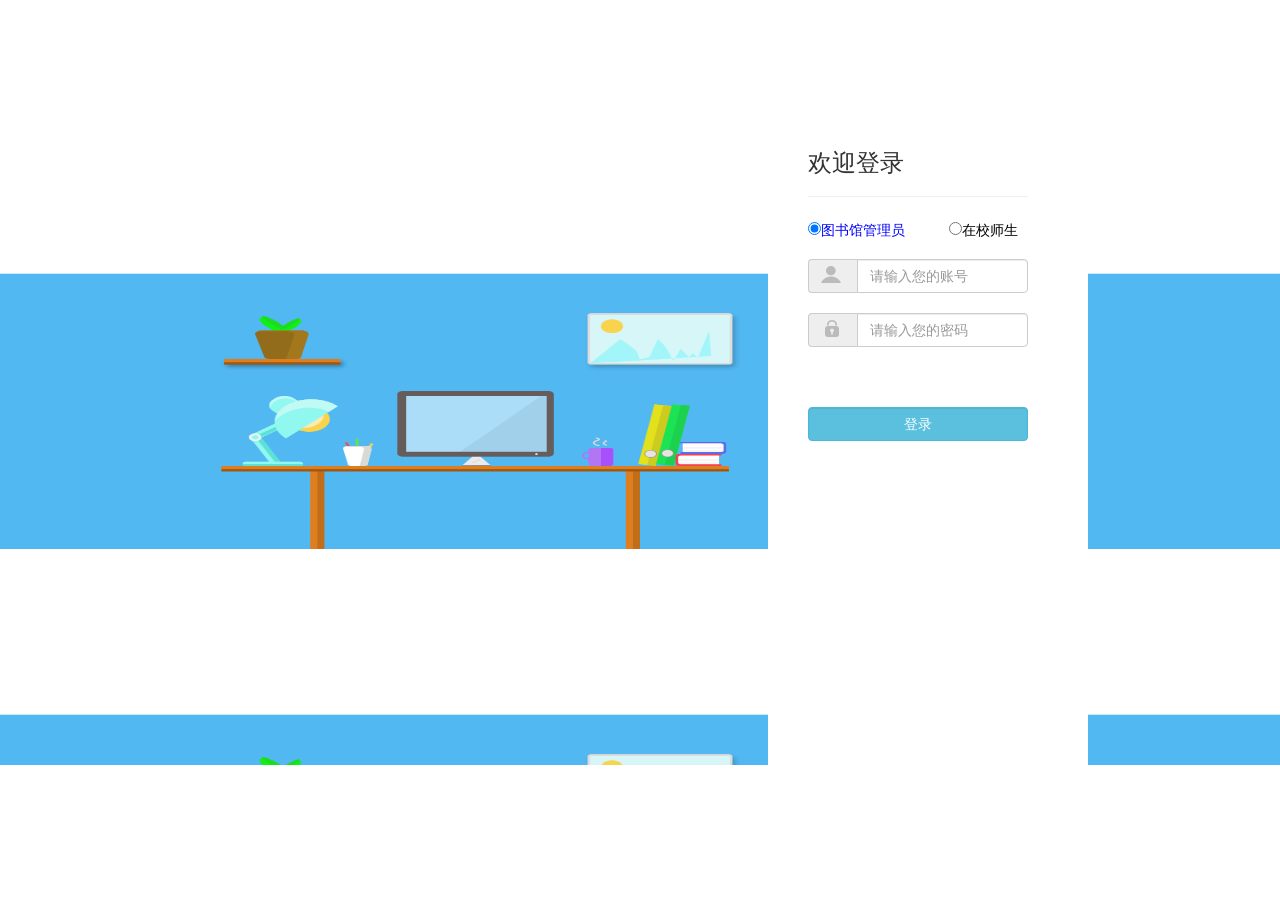
<file: login.html>
﻿<html>
<head>
	<meta charset="utf-8">
	<title>文墨图书馆登录入口</title>
	<link rel="stylesheet" href="css/login.css">
	<link rel="stylesheet" href="css/bootstrap.min.css">
	<script src="js/bootstrap.js"></script>
	<script src="js/bootstrap.min.js"></script>
	<script src="js/jquery-3.2.1.min.js"></script>
	<script src="layer/layer.js"></script>
</head>
<body>
	<div class="top">
	</div>
	<div class="content">
		<div class="login">
			<div class="login-title">
				<h3>欢迎登录</h3>
				<hr>
				<div class="options" >
					<label class="checkbox-inline first" style="padding-left:0px;padding-right:10px;">
						<input type="radio" name="optionsRadiosinline" id="optionsRadios3" value="option1" checked>图书馆管理员
					</label>
					<label class="checkbox-inline second" style="padding-right:10px;">
						<input type="radio" name="optionsRadiosinline" id="optionsRadios4"  value="option2">在校师生
					</label>
				</div>
				<div>
					<form class="bs-example bs-example-form" role="form">
						<div class="input-group">
							<span class="input-group-addon"><img src="image/未标题-1_03.png"></span>
							<input id="idName" type="text" class="form-control" placeholder="请输入您的账号">
						</div><br>
						<div class="input-group">
							<span class="input-group-addon"><img src="image/suo.png"></span>
							<input id="passWord" type="password" class="form-control" placeholder="请输入您的密码">
						</div><br>
					</form>
				</div>
				<div style="margin-top:40px;">
					<input class="form-control btn btn-info" onclick="getIndex();"type="button"  value="登录"/>
				</div>
			</div>
		</div>
	</div>
</body>
<script type="text/javascript">
	var x=document.querySelector(".content .login .login-title .options");
	x.addEventListener('click',function(e){
		var info=document.getElementsByName('optionsRadiosinline');
		for(var i=0;i<info.length;i++){
			if(info[i].checked==true){
				info[i].parentNode.className="checkbox-inline first";
			}
			else{
				info[i].parentNode.className="checkbox-inline second";
			}
		}
	});
	function getIndex(){
		var x=document.getElementById("idName");
		var y=document.getElementById("passWord");
		if(x.value=="1234"&&y.value=="1234"){
			window.location.href='index.html';
		}
		else{
			layer.alert('账号或密码错误', {
			icon: 2,
			skin: 'layer-ext-moon' //该皮肤由layer.seaning.com友情扩展。关于皮肤的扩展规则，去这里查阅
				})
	}
		
		//window.location.href='index.html';
	}
	/*
	var info=document.getElementsByName('optionsRadiosinline');
	console.log(info);
	for(var i=0;i<info.length;i++){
		console.log(info[i].checked);
		if(info[i].checked==true){
			info[i].parentNode.className="checkbox-inline first";
		}
		else{
			info[i].parentNode.className="checkbox-inline second";
			}
	}
	*/
</script>
</html>
</file>
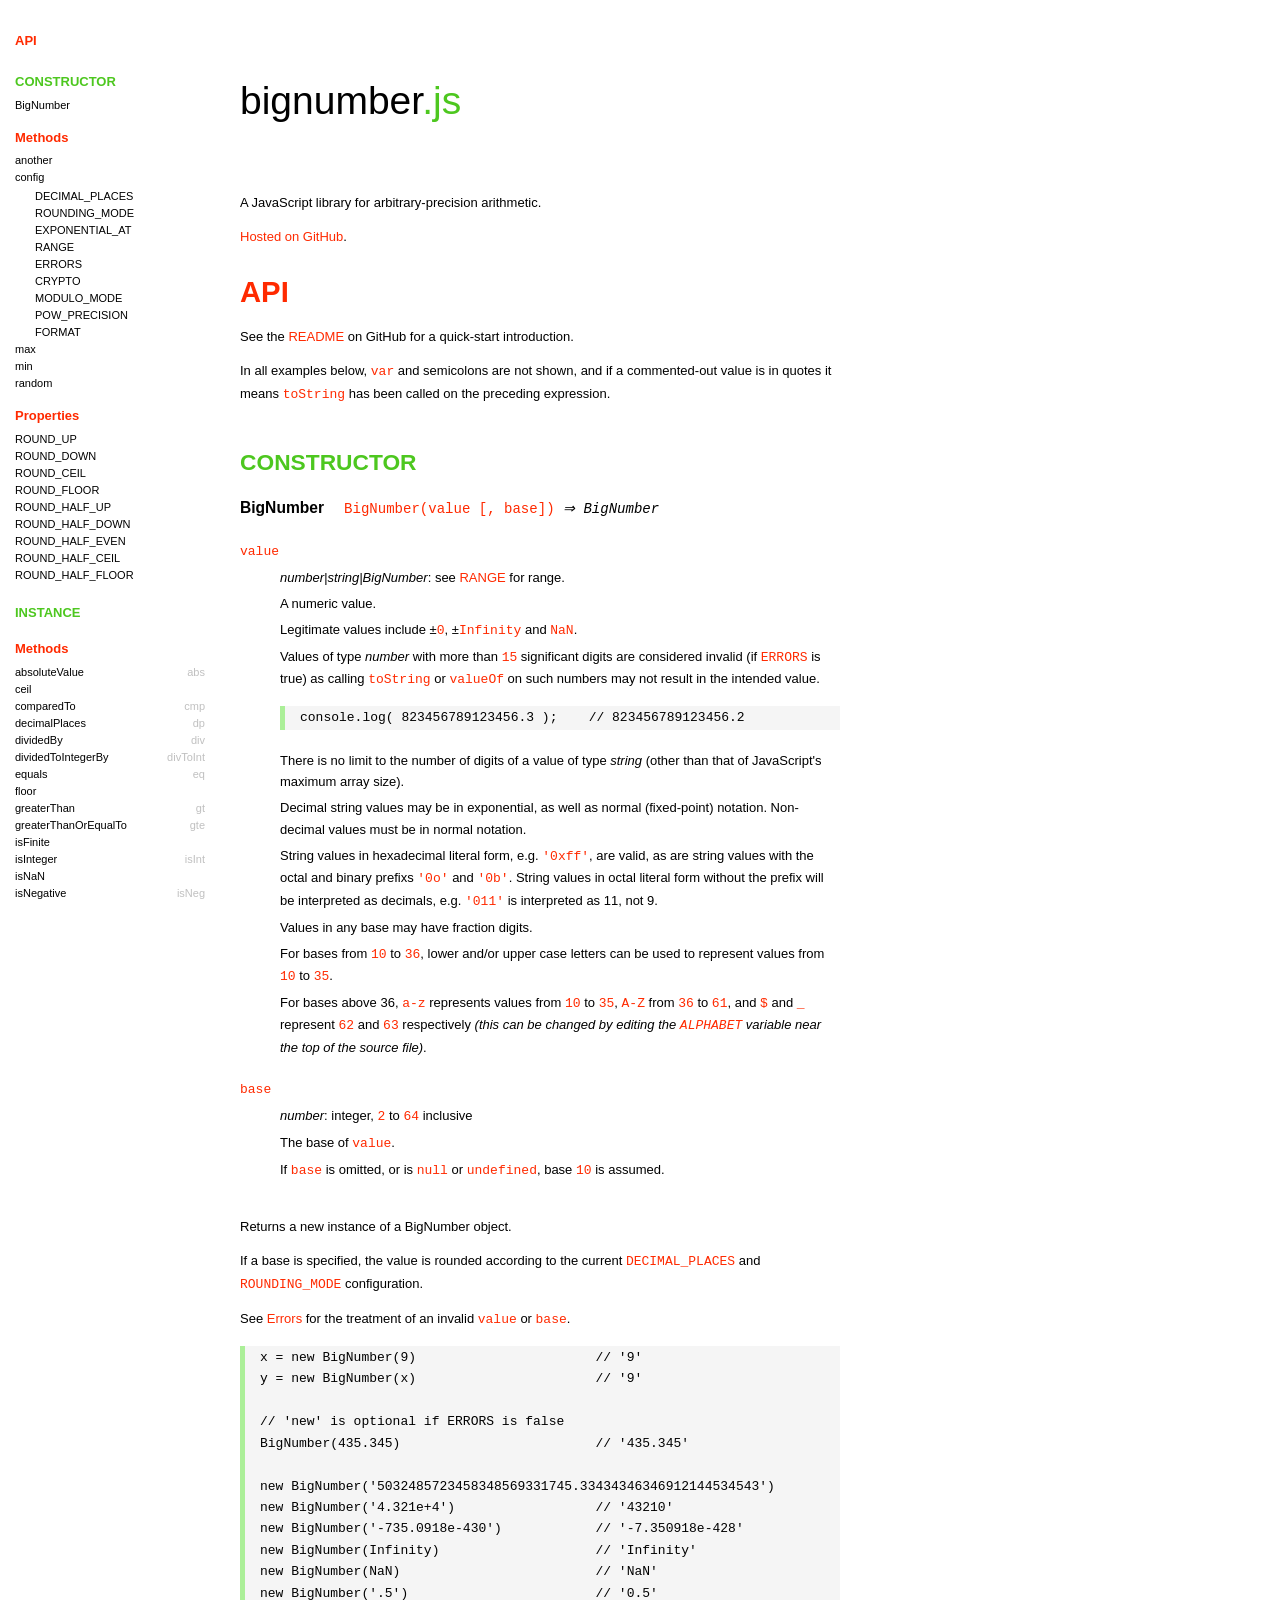
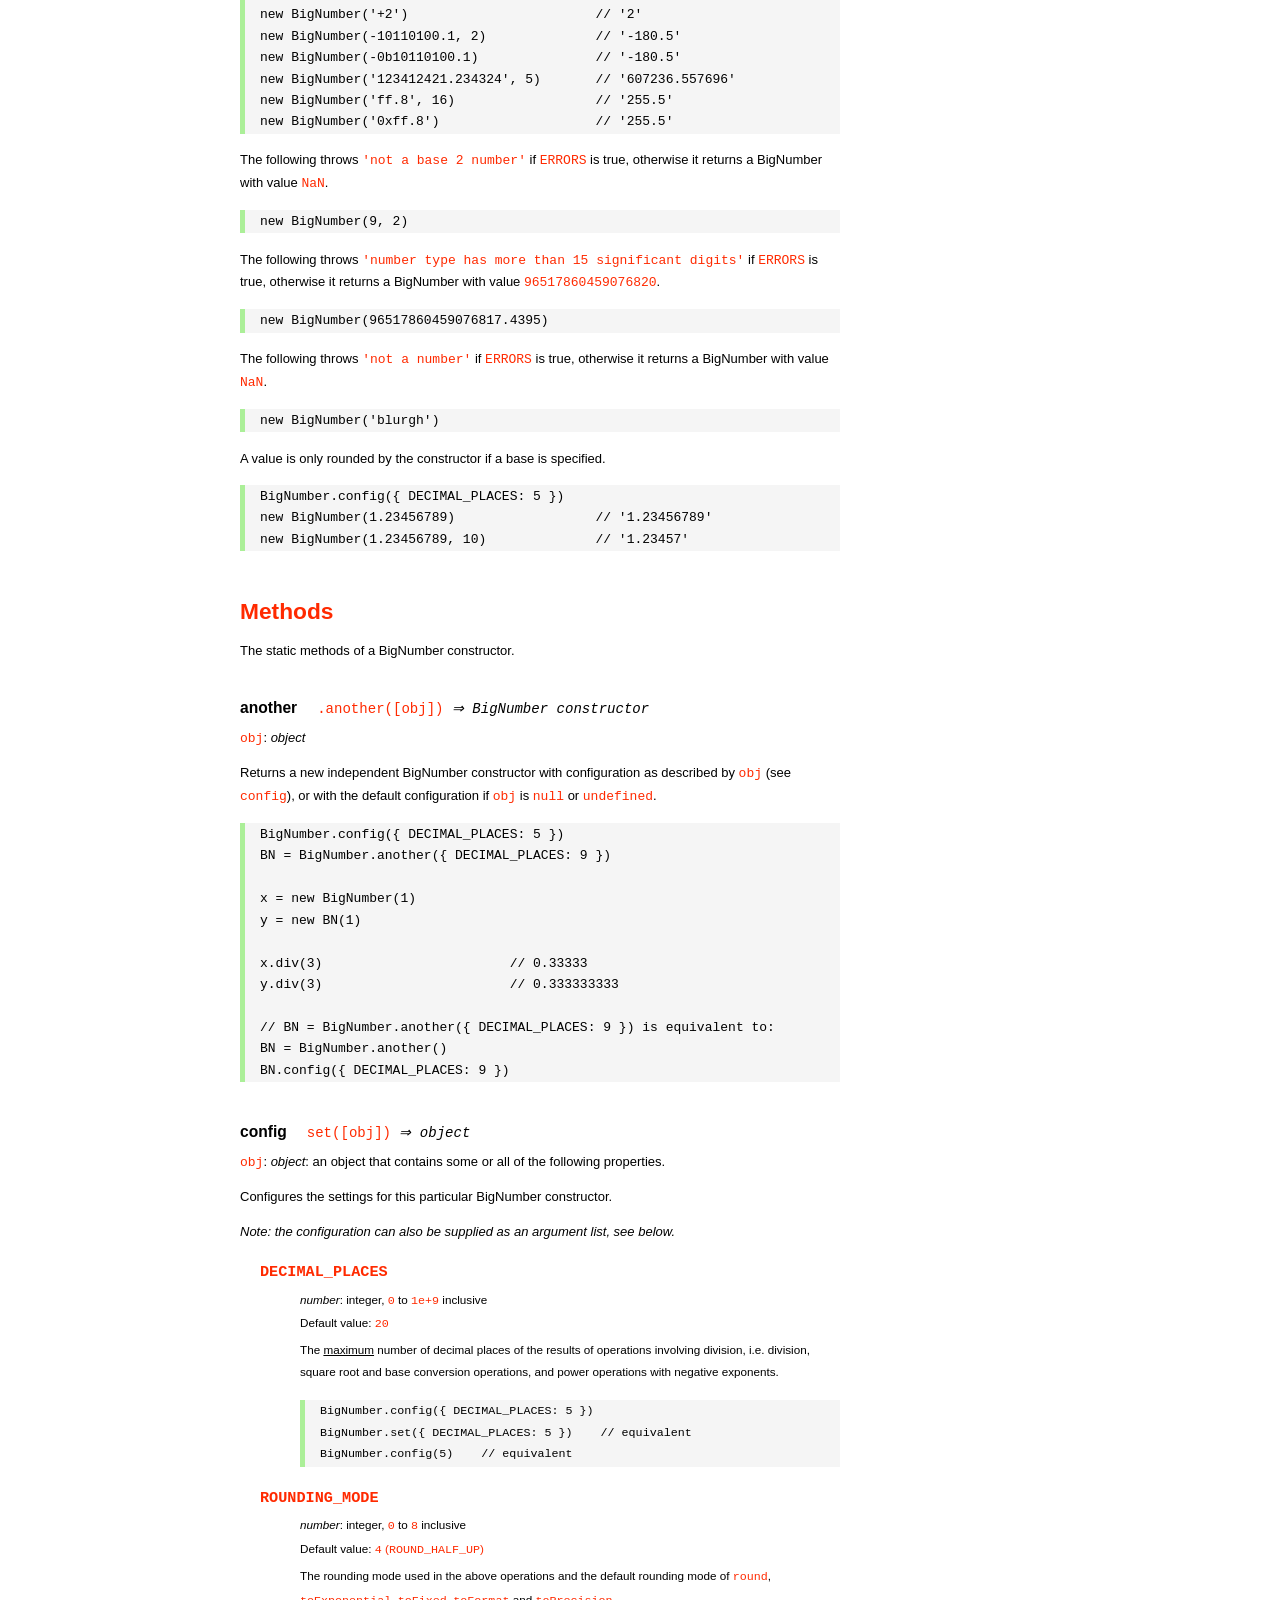
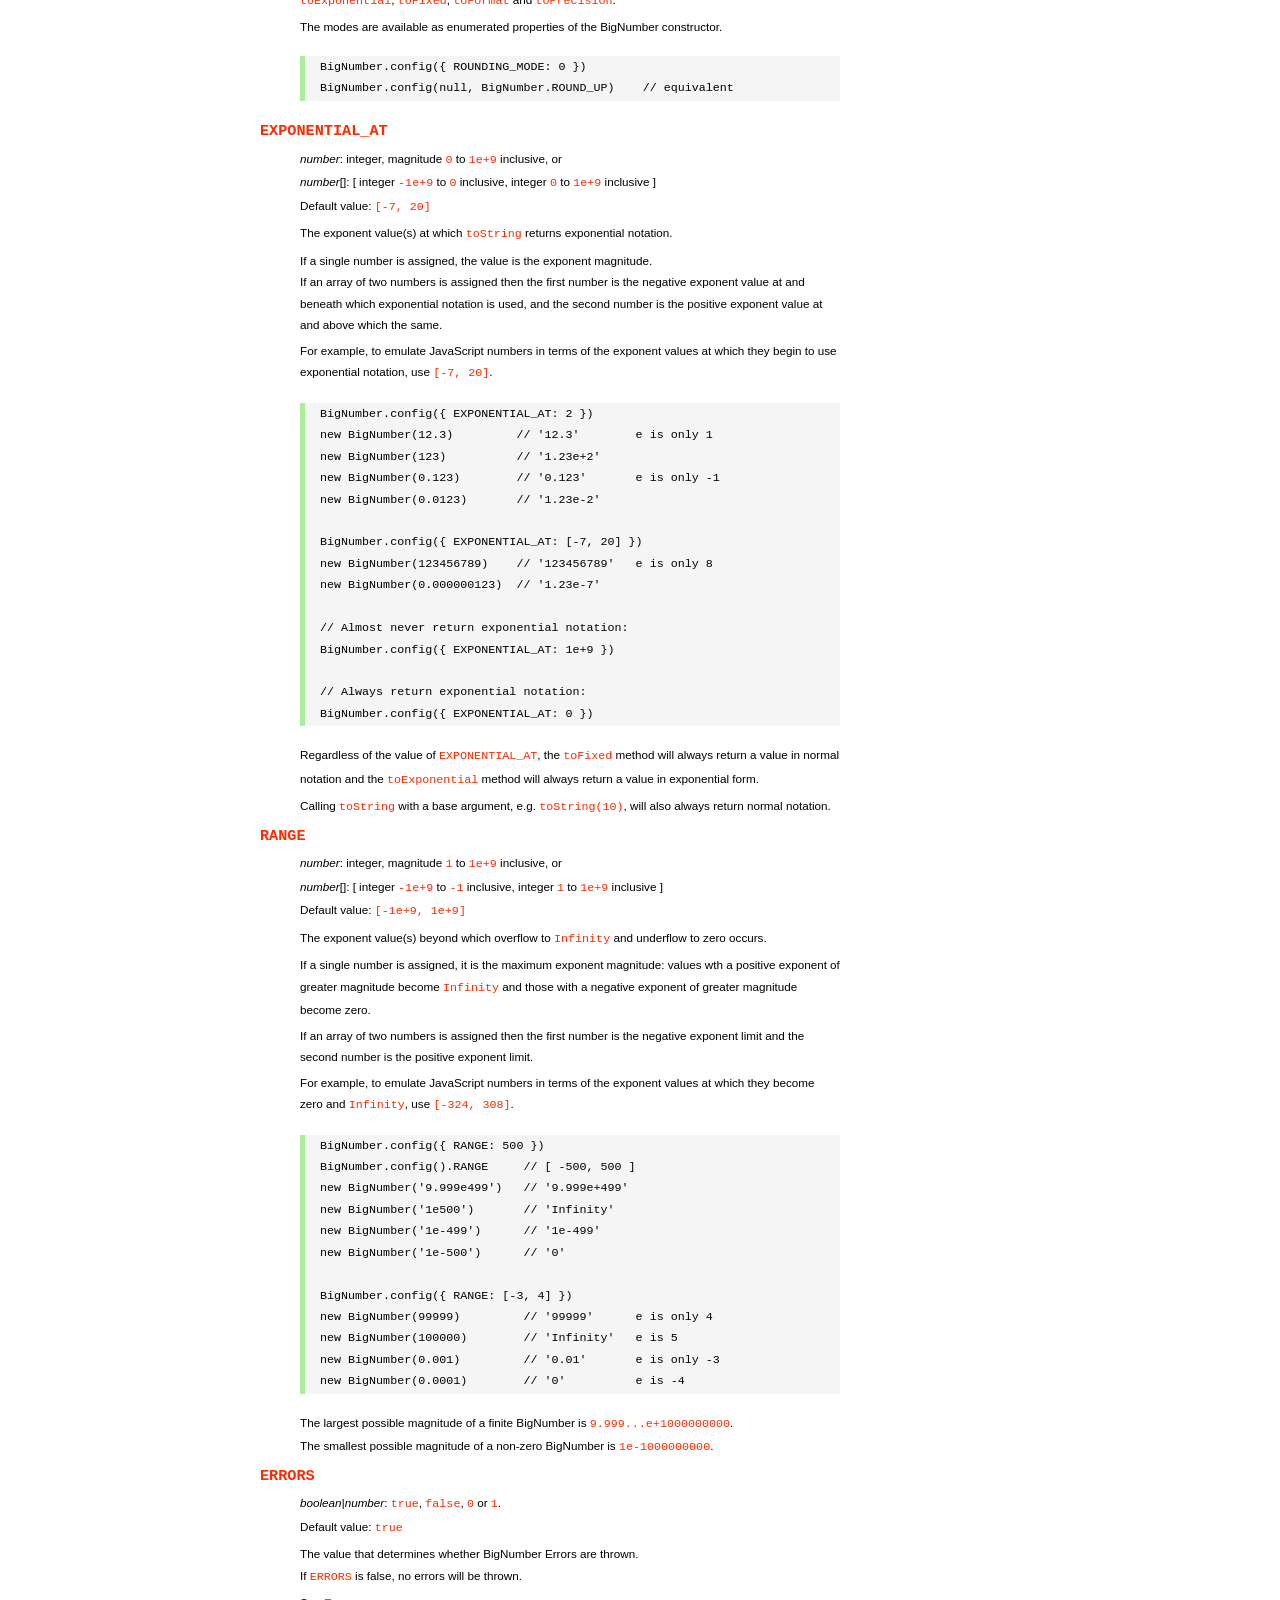
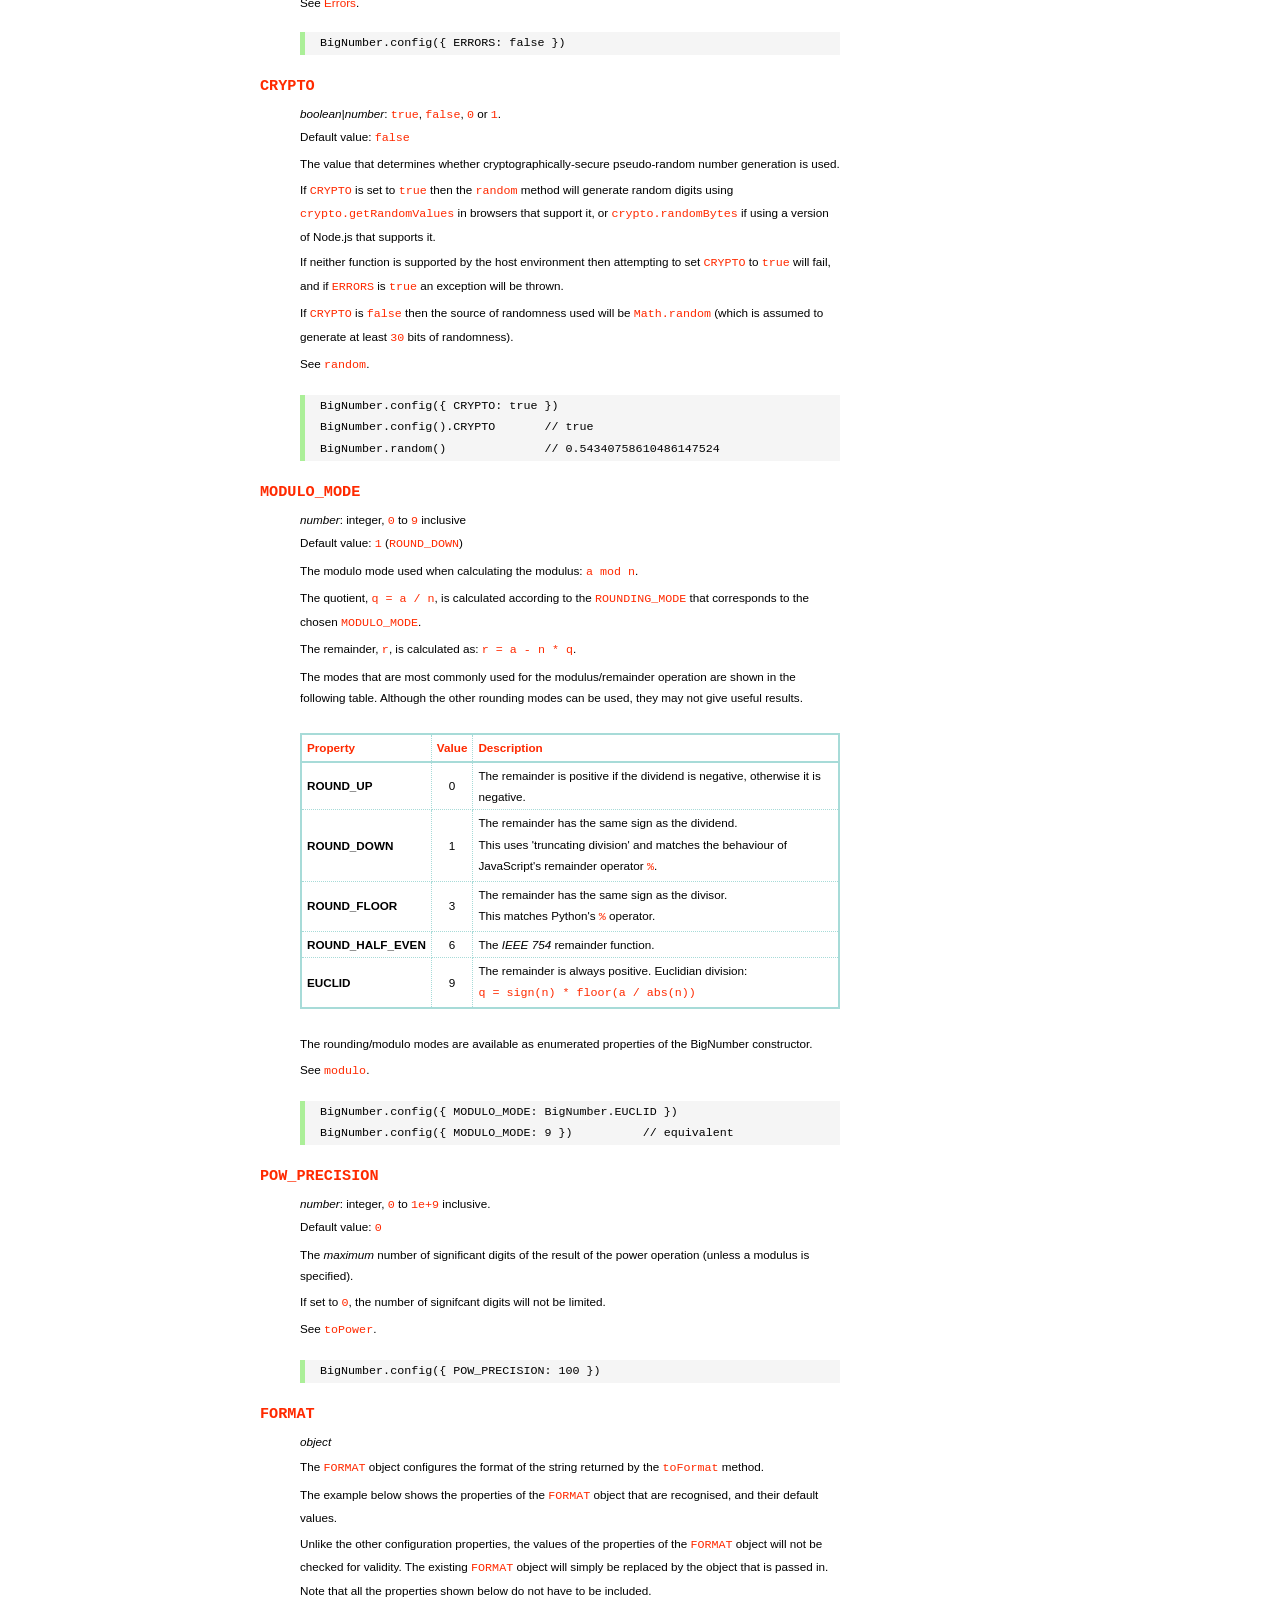
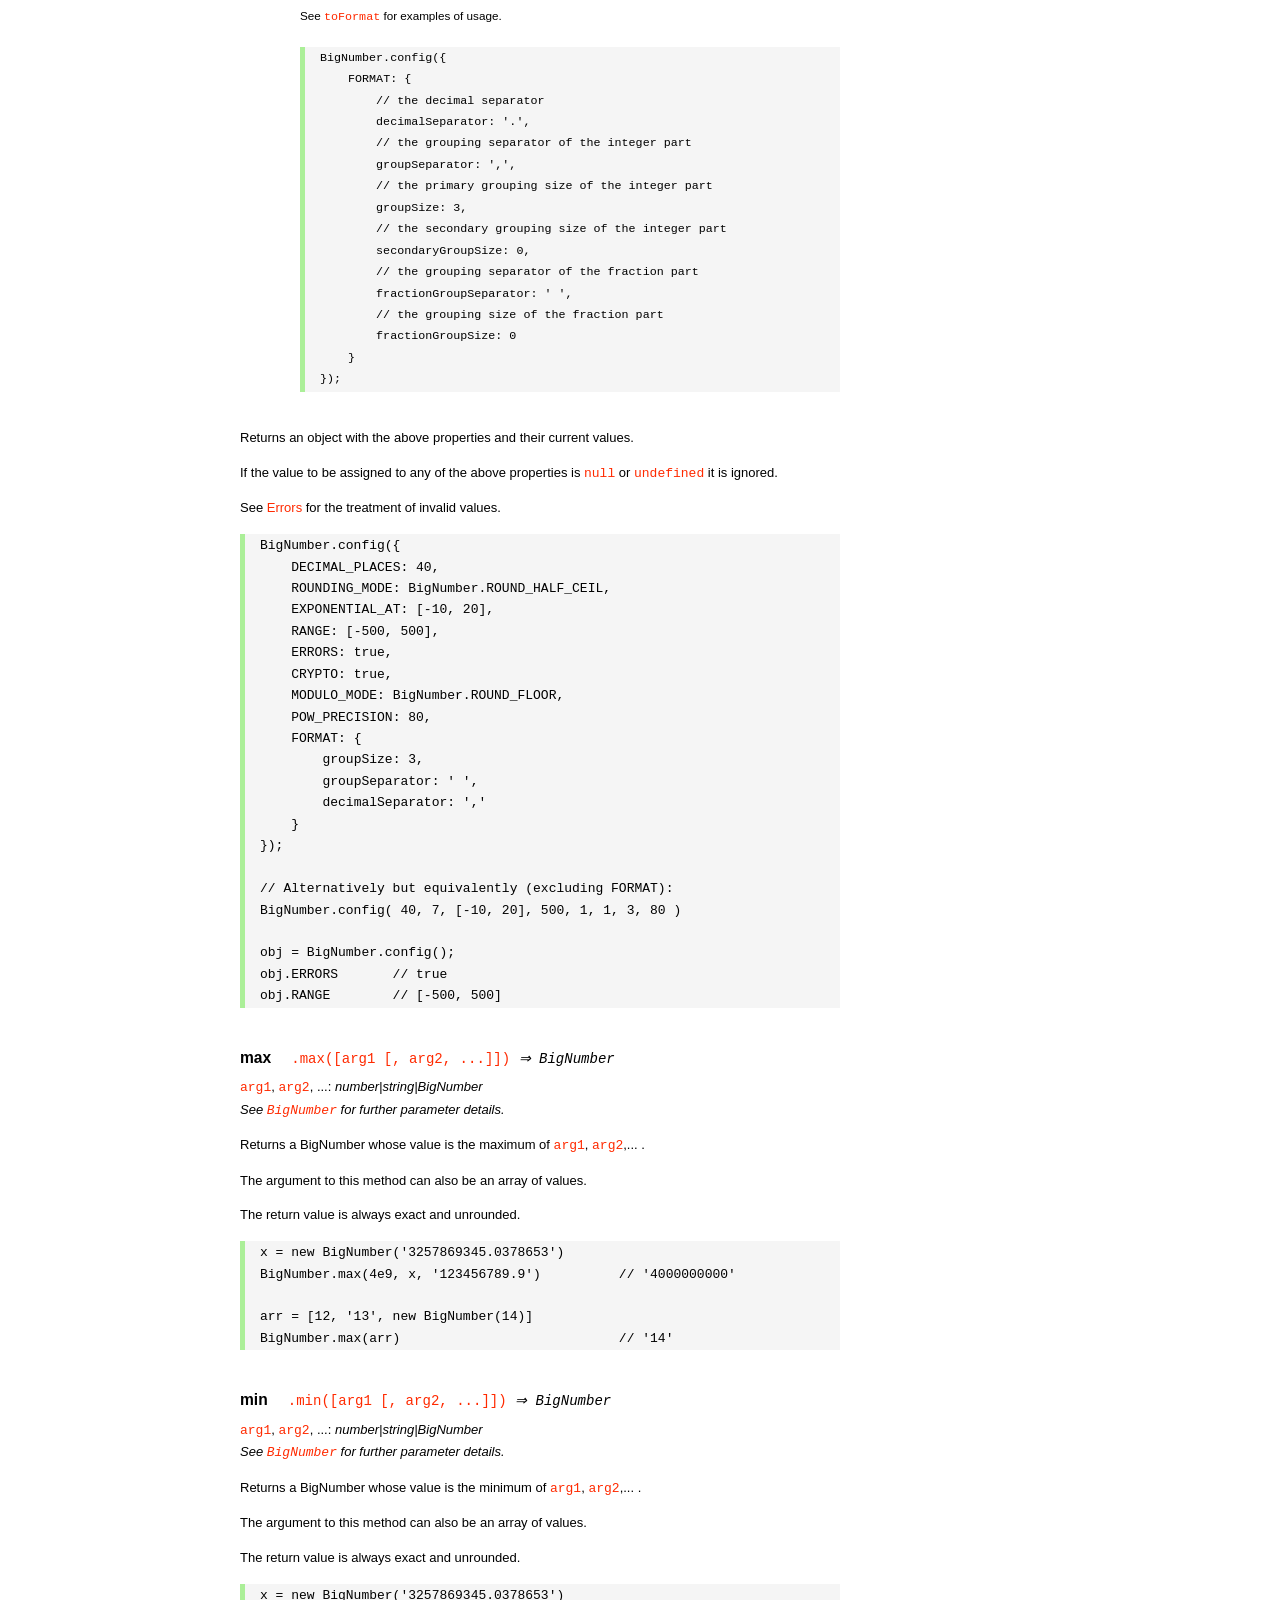
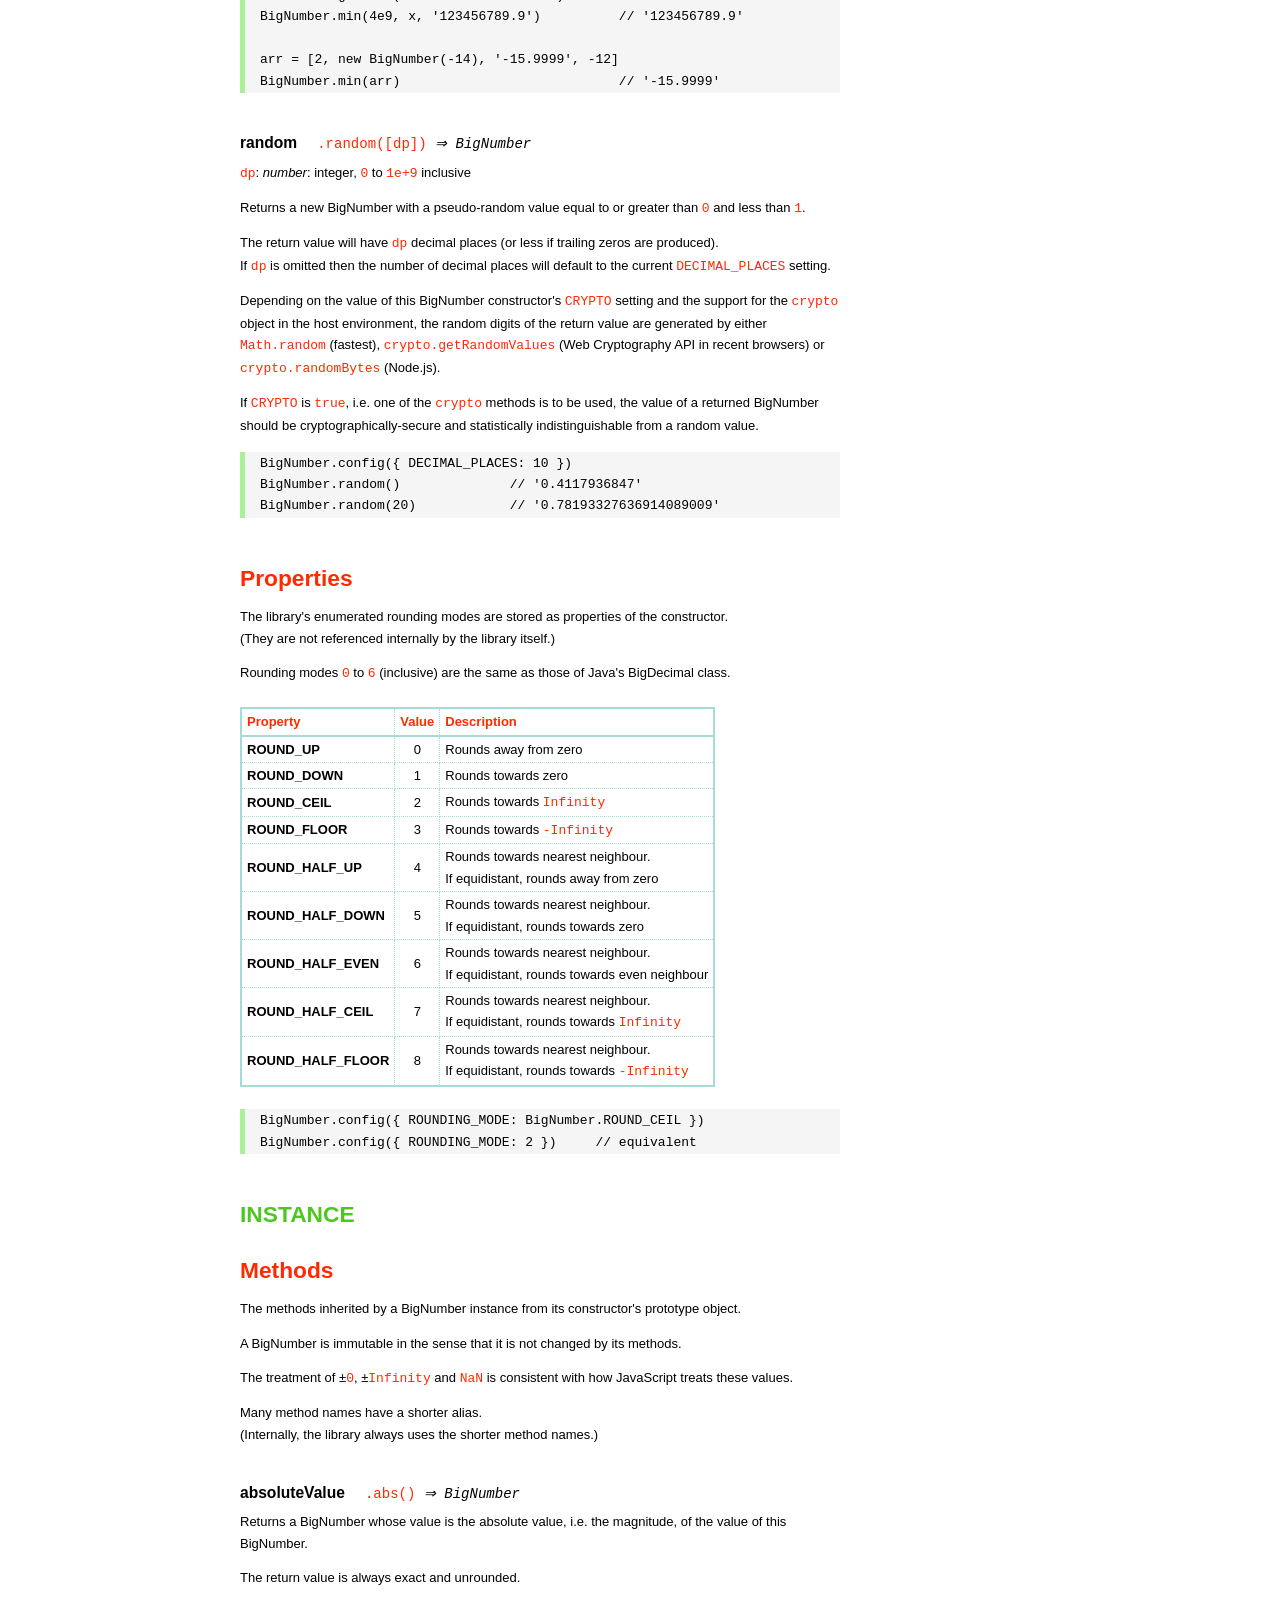
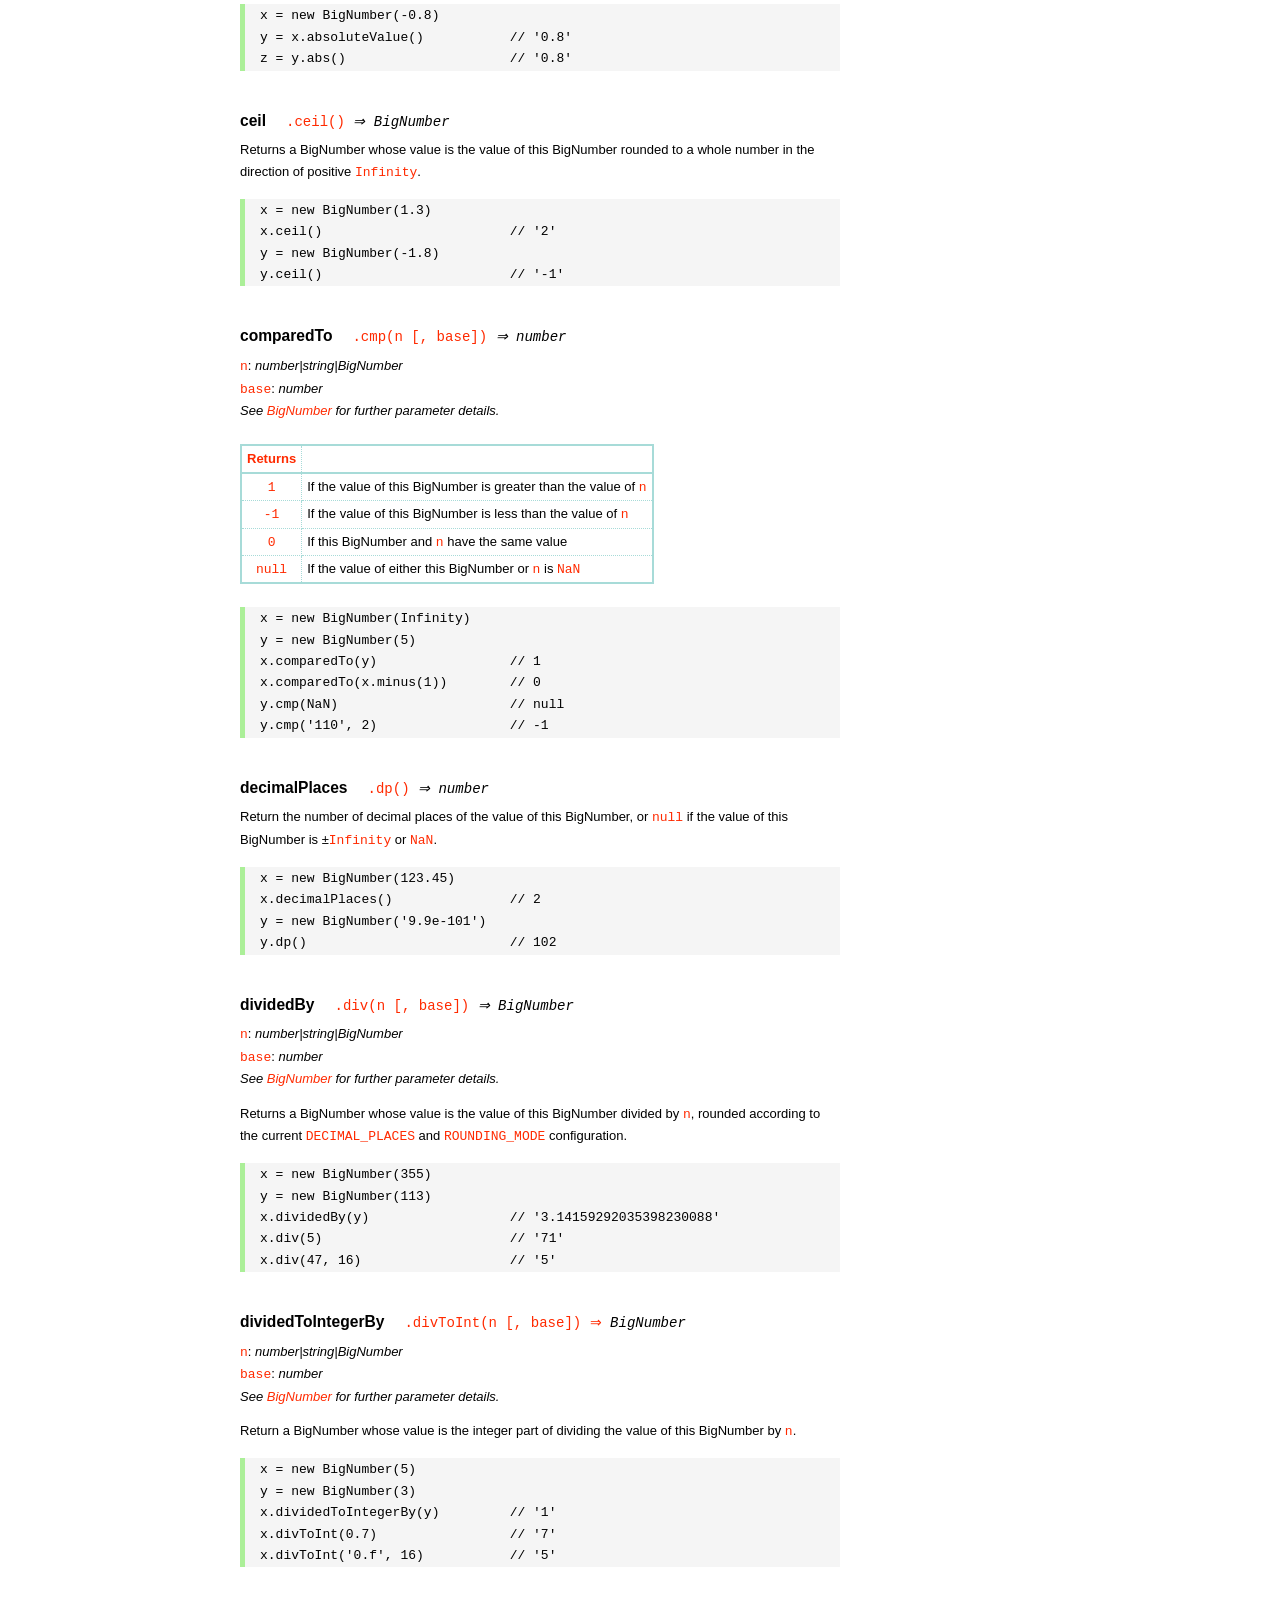
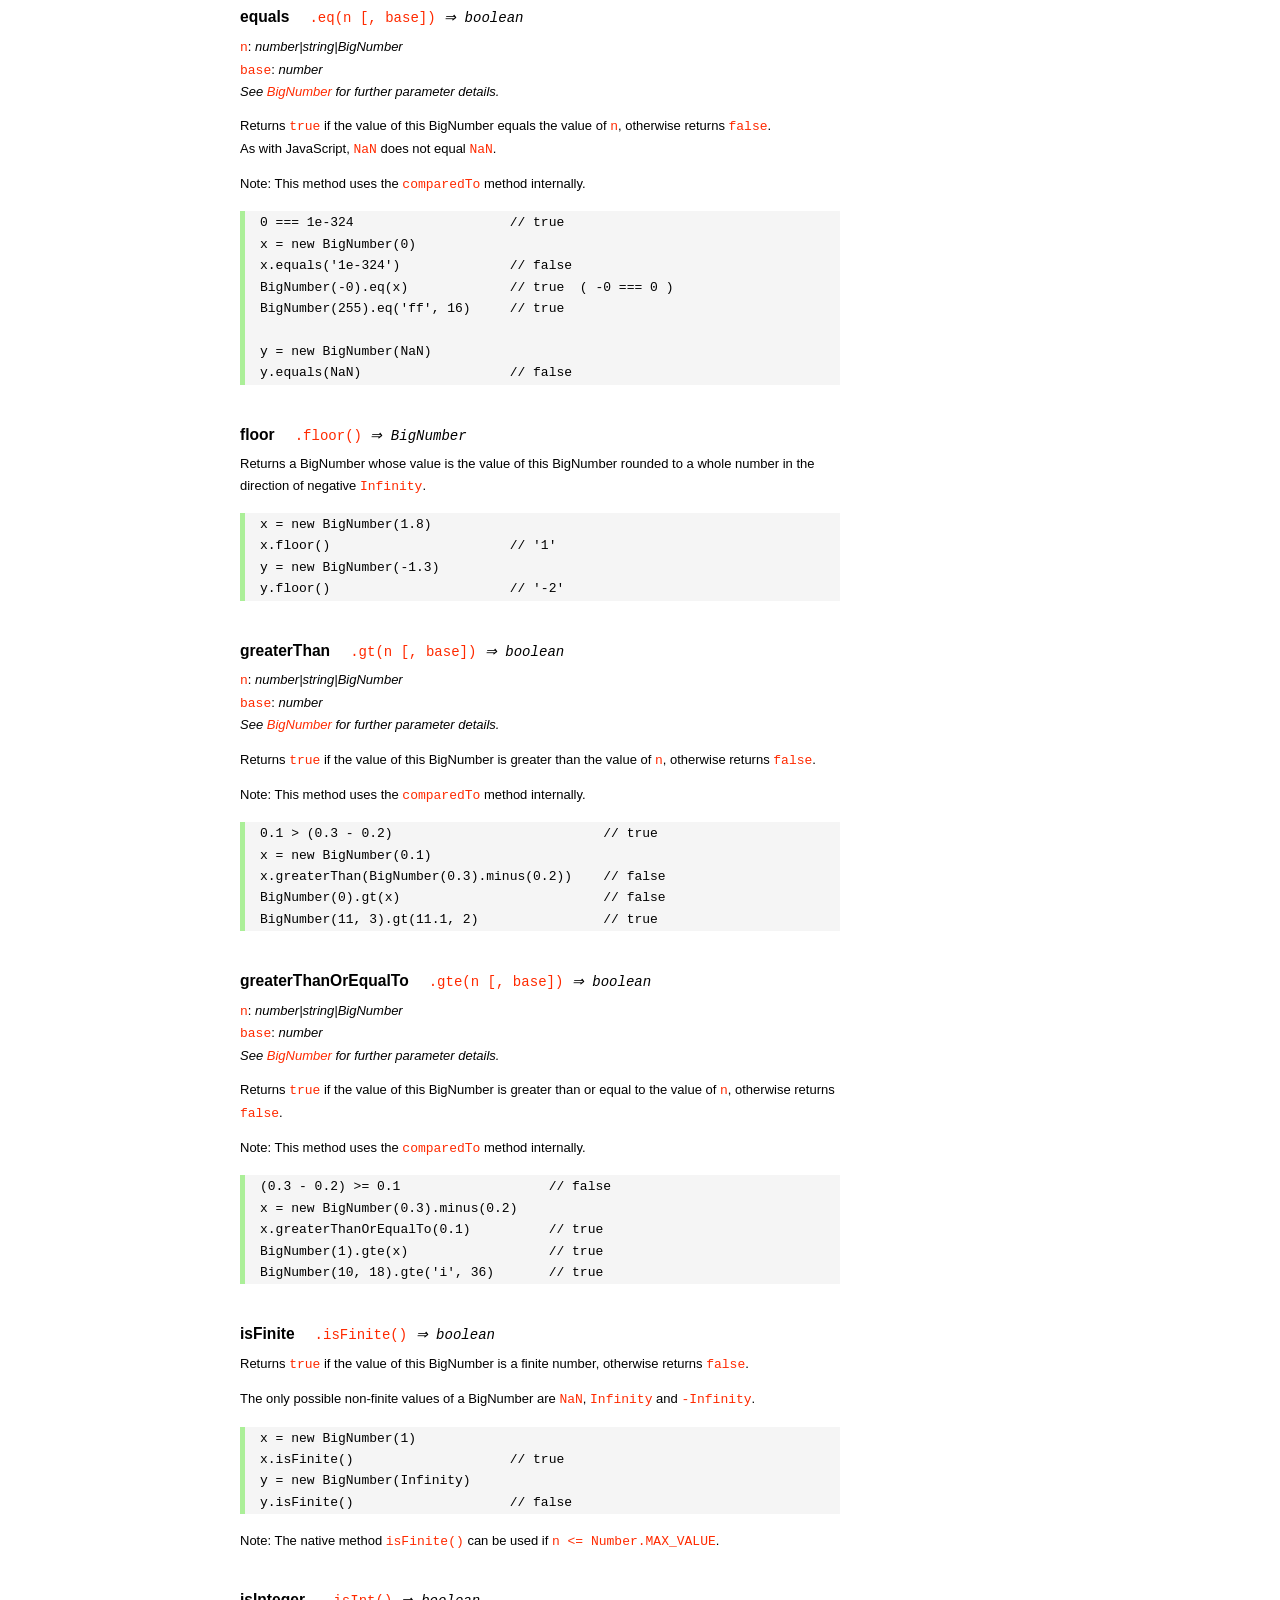
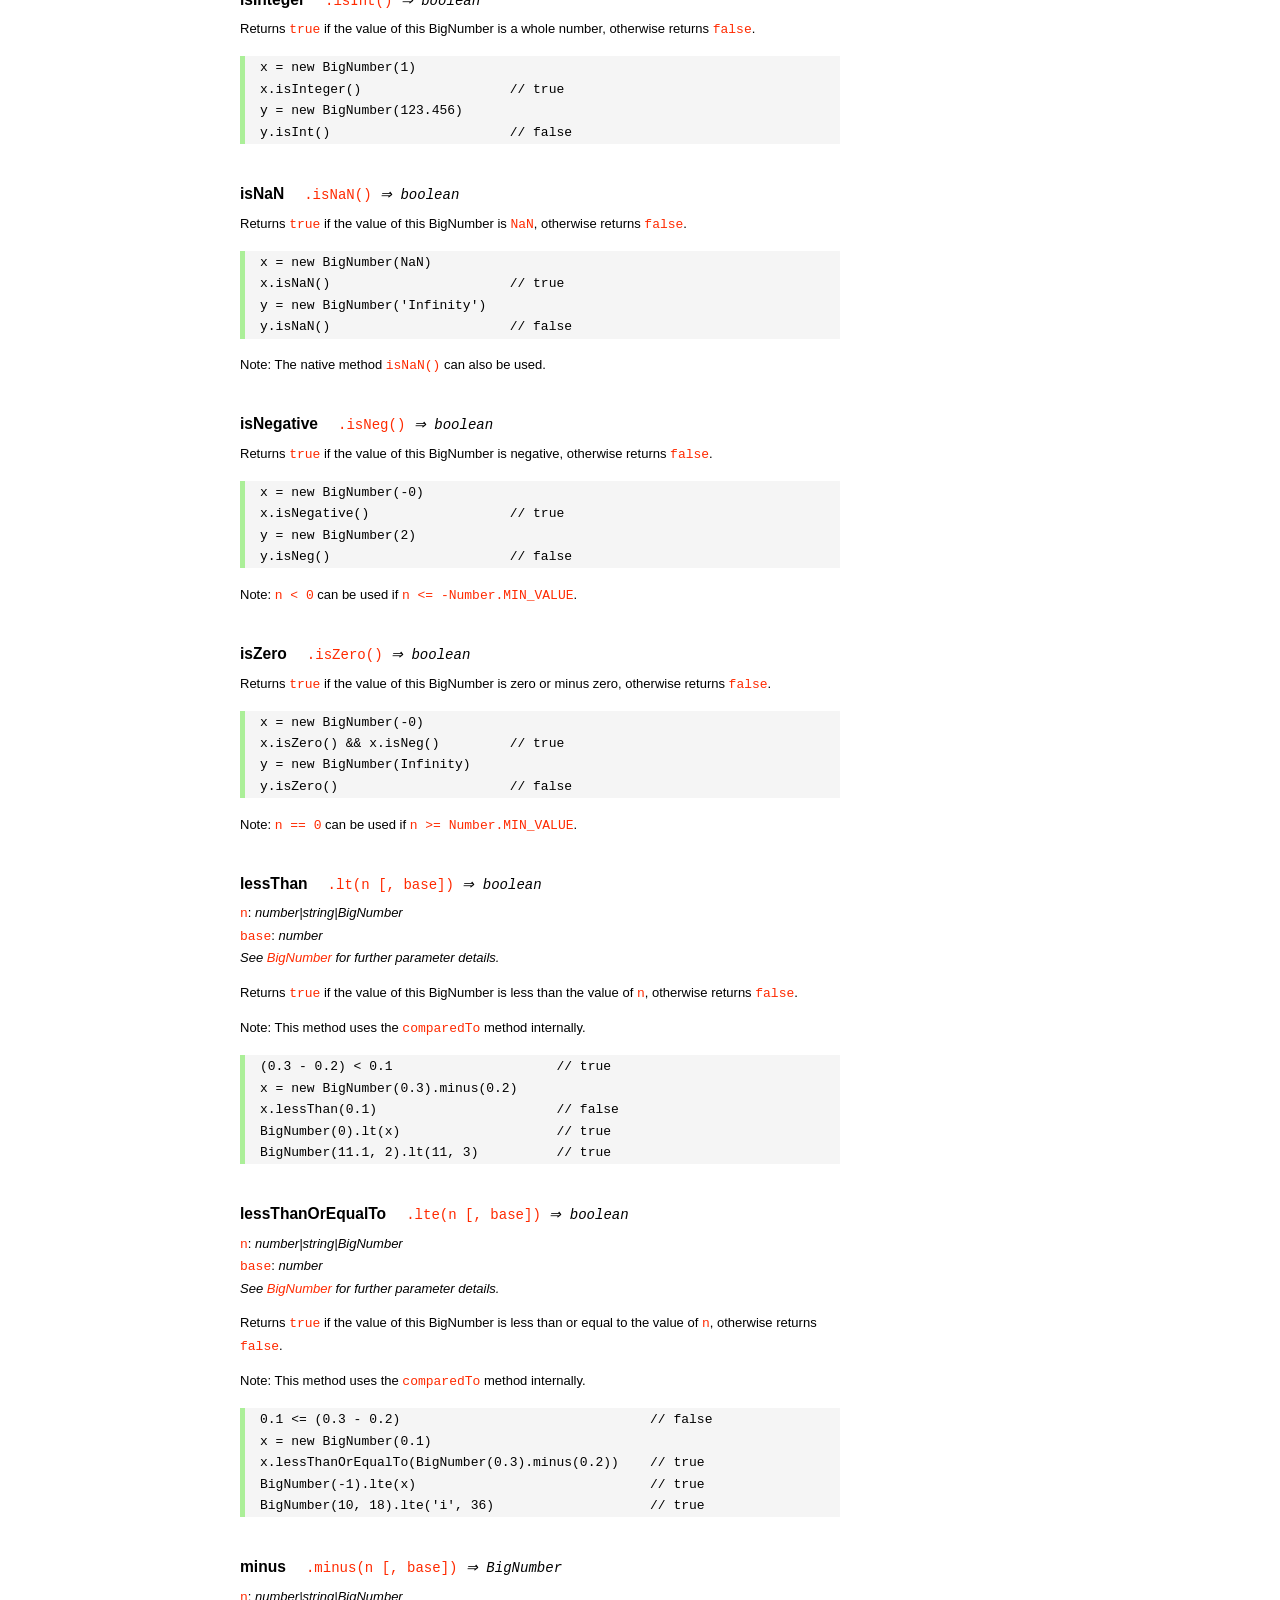
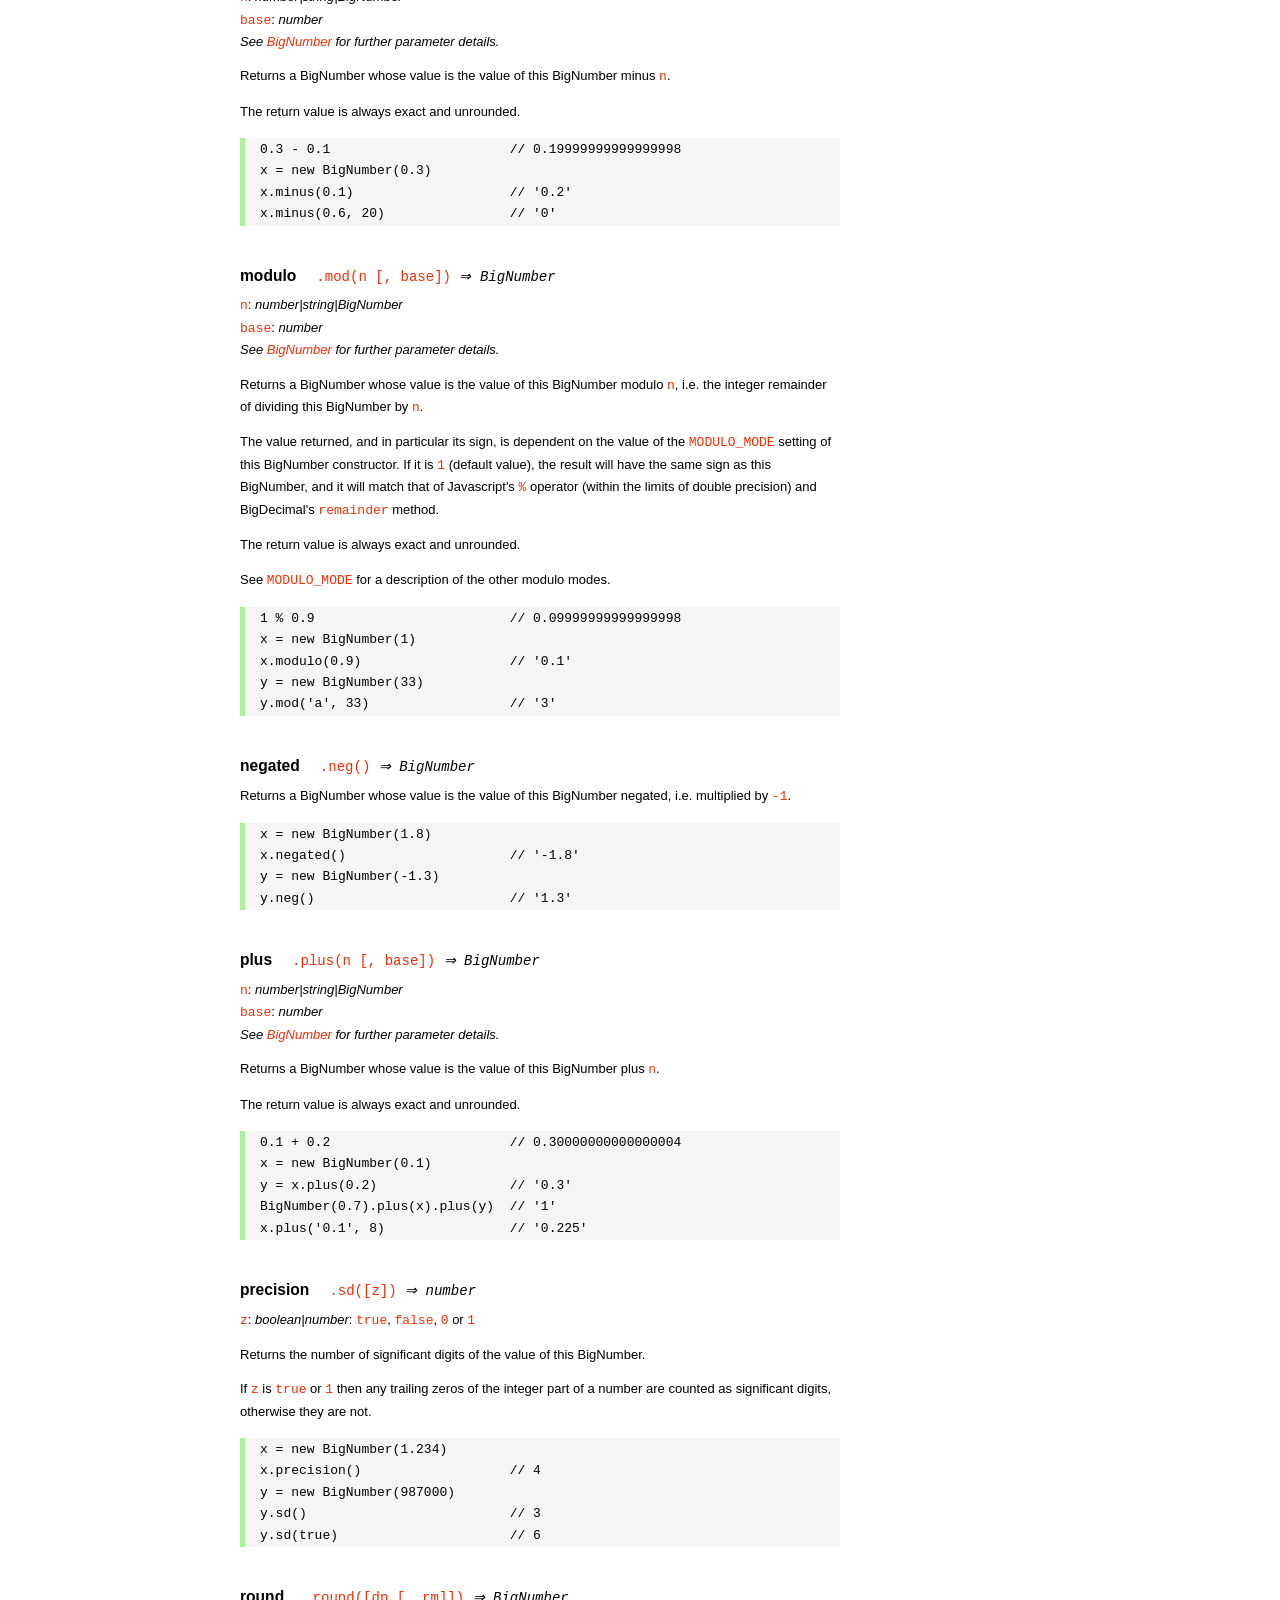
<file: node_modules/bignumber.js/doc/API.html>
<!DOCTYPE HTML>
<html>
<head>
<meta charset="utf-8">
<meta http-equiv="X-UA-Compatible" content="IE=edge">
<meta name="Author" content="M Mclaughlin">
<title>bignumber.js API</title>
<style>
html{font-size:100%}
body{background:#fff;font-family:"Helvetica Neue",Helvetica,Arial,sans-serif;font-size:13px;
  line-height:1.65em;min-height:100%;margin:0}
body,i{color:#000}
.nav{background:#fff;position:fixed;top:0;bottom:0;left:0;width:200px;overflow-y:auto;
  padding:15px 0 30px 15px}
div.container{width:600px;margin:50px 0 50px 240px}
p{margin:0 0 1em;width:600px}
pre,ul{margin:1em 0}
h1,h2,h3,h4,h5{margin:0;padding:1.5em 0 0}
h1,h2{padding:.75em 0}
h1{font:400 3em Verdana,sans-serif;color:#000;margin-bottom:1em}
h2{font-size:2.25em;color:#ff2a00}
h3{font-size:1.75em;color:#4dc71f}
h4{font-size:1.75em;color:#ff2a00;padding-bottom:.75em}
h5{font-size:1.2em;margin-bottom:.4em}
h6{font-size:1.1em;margin-bottom:0.8em;padding:0.5em 0}
dd{padding-top:.35em}
dt{padding-top:.5em}
b{font-weight:700}
dt b{font-size:1.3em}
a,a:visited{color:#ff2a00;text-decoration:none}
a:active,a:hover{outline:0;text-decoration:underline}
.nav a,.nav b,.nav a:visited{display:block;color:#ff2a00;font-weight:700; margin-top:15px}
.nav b{color:#4dc71f;margin-top:20px;cursor:default;width:auto}
ul{list-style-type:none;padding:0 0 0 20px}
.nav ul{line-height:14px;padding-left:0;margin:5px 0 0}
.nav ul a,.nav ul a:visited,span{display:inline;color:#000;font-family:Verdana,Geneva,sans-serif;
  font-size:11px;font-weight:400;margin:0}
.inset,ul.inset{margin-left:20px}
.inset{font-size:.9em}
.nav li{width:auto;margin:0 0 3px}
.alias{font-style:italic;margin-left:20px}
table{border-collapse:collapse;border-spacing:0;border:2px solid #a7dbd8;margin:1.75em 0;padding:0}
td,th{text-align:left;margin:0;padding:2px 5px;border:1px dotted #a7dbd8}
th{border-top:2px solid #a7dbd8;border-bottom:2px solid #a7dbd8;color:#ff2a00}
code,pre{font-family:Consolas, monaco, monospace;font-weight:400}
pre{background:#f5f5f5;white-space:pre-wrap;word-wrap:break-word;border-left:5px solid #abef98;
  padding:1px 0 1px 15px;margin:1.2em 0}
code,.nav-title{color:#ff2a00}
.end{margin-bottom:25px}
.centre{text-align:center}
.error-table{font-size:13px;width:100%}
#faq{margin:3em 0 0}
li span{float:right;margin-right:10px;color:#c0c0c0}
#js{font:inherit;color:#4dc71f}
</style>
</head>
<body>

  <div class="nav">

    <a class='nav-title' href="#">API</a>

    <b> CONSTRUCTOR </b>
    <ul>
      <li><a href="#bignumber">BigNumber</a></li>
    </ul>

    <a href="#methods">Methods</a>
    <ul>
      <li><a href="#another">another</a></li>
      <li><a href="#config" >config</a></li>
      <li>
        <ul class="inset">
          <li><a href="#decimal-places">DECIMAL_PLACES</a></li>
          <li><a href="#rounding-mode" >ROUNDING_MODE</a></li>
          <li><a href="#exponential-at">EXPONENTIAL_AT</a></li>
          <li><a href="#range"         >RANGE</a></li>
          <li><a href="#errors"        >ERRORS</a></li>
          <li><a href="#crypto"        >CRYPTO</a></li>
          <li><a href="#modulo-mode"   >MODULO_MODE</a></li>
          <li><a href="#pow-precision" >POW_PRECISION</a></li>
          <li><a href="#format"        >FORMAT</a></li>
        </ul>
      </li>
      <li><a href="#max"   >max</a></li>
      <li><a href="#min"   >min</a></li>
      <li><a href="#random">random</a></li>
    </ul>

    <a href="#constructor-properties">Properties</a>
    <ul>
      <li><a href="#round-up"        >ROUND_UP</a></li>
      <li><a href="#round-down"      >ROUND_DOWN</a></li>
      <li><a href="#round-ceil"      >ROUND_CEIL</a></li>
      <li><a href="#round-floor"     >ROUND_FLOOR</a></li>
      <li><a href="#round-half-up"   >ROUND_HALF_UP</a></li>
      <li><a href="#round-half-down" >ROUND_HALF_DOWN</a></li>
      <li><a href="#round-half-even" >ROUND_HALF_EVEN</a></li>
      <li><a href="#round-half-ceil" >ROUND_HALF_CEIL</a></li>
      <li><a href="#round-half-floor">ROUND_HALF_FLOOR</a></li>
    </ul>

    <b> INSTANCE </b>

    <a href="#prototype-methods">Methods</a>
    <ul>
      <li><a href="#abs"    >absoluteValue       </a><span>abs</span>     </li>
      <li><a href="#ceil"   >ceil                </a>                     </li>
      <li><a href="#cmp"    >comparedTo          </a><span>cmp</span>     </li>
      <li><a href="#dp"     >decimalPlaces       </a><span>dp</span>      </li>
      <li><a href="#div"    >dividedBy           </a><span>div</span>     </li>
      <li><a href="#divInt" >dividedToIntegerBy  </a><span>divToInt</span></li>
      <li><a href="#eq"     >equals              </a><span>eq</span>      </li>
      <li><a href="#floor"  >floor               </a>                     </li>
      <li><a href="#gt"     >greaterThan         </a><span>gt</span>      </li>
      <li><a href="#gte"    >greaterThanOrEqualTo</a><span>gte</span>     </li>
      <li><a href="#isF"    >isFinite            </a>                     </li>
      <li><a href="#isInt"  >isInteger           </a><span>isInt</span>   </li>
      <li><a href="#isNaN"  >isNaN               </a>                     </li>
      <li><a href="#isNeg"  >isNegative          </a><span>isNeg</span>   </li>
      <li><a href="#isZ"    >isZero              </a>                     </li>
      <li><a href="#lt"     >lessThan            </a><span>lt</span>      </li>
      <li><a href="#lte"    >lessThanOrEqualTo   </a><span>lte</span>     </li>
      <li><a href="#minus"  >minus               </a><span>sub</span>     </li>
      <li><a href="#mod"    >modulo              </a><span>mod</span>     </li>
      <li><a href="#neg"    >negated             </a><span>neg</span>     </li>
      <li><a href="#plus"   >plus                </a><span>add</span>     </li>
      <li><a href="#sd"     >precision           </a><span>sd</span>      </li>
      <li><a href="#round"  >round               </a>                     </li>
      <li><a href="#shift"  >shift               </a>                     </li>
      <li><a href="#sqrt"   >squareRoot          </a><span>sqrt</span>    </li>
      <li><a href="#times"  >times               </a><span>mul</span>     </li>
      <li><a href="#toD"    >toDigits            </a>                     </li>
      <li><a href="#toE"    >toExponential       </a>                     </li>
      <li><a href="#toFix"  >toFixed             </a>                     </li>
      <li><a href="#toFor"  >toFormat            </a>                     </li>
      <li><a href="#toFr"   >toFraction          </a>                     </li>
      <li><a href="#toJSON" >toJSON              </a>                     </li>
      <li><a href="#toN"    >toNumber            </a>                     </li>
      <li><a href="#pow"    >toPower             </a><span>pow</span>     </li>
      <li><a href="#toP"    >toPrecision         </a>                     </li>
      <li><a href="#toS"    >toString            </a>                     </li>
      <li><a href="#trunc"  >truncated           </a><span>trunc</span>   </li>
      <li><a href="#valueOf">valueOf             </a>                     </li>
    </ul>

    <a href="#instance-properties">Properties</a>
    <ul>
      <li><a href="#coefficient">c: coefficient</a></li>
      <li><a href="#exponent"   >e: exponent</a></li>
      <li><a href="#sign"       >s: sign</a></li>
      <li><a href="#isbig"      >isBigNumber</a></li>
    </ul>

    <a href="#zero-nan-infinity">Zero, NaN &amp; Infinity</a>
    <a href="#Errors">Errors</a>
    <a class='end' href="#faq">FAQ</a>

  </div>

  <div class="container">

    <h1>bignumber<span id='js'>.js</span></h1>

    <p>A JavaScript library for arbitrary-precision arithmetic.</p>
    <p><a href="https://github.com/MikeMcl/bignumber.js">Hosted on GitHub</a>. </p>

    <h2>API</h2>

    <p>
      See the <a href='https://github.com/MikeMcl/bignumber.js'>README</a> on GitHub for a
      quick-start introduction.
    </p>
    <p>
      In all examples below, <code>var</code> and semicolons are not shown, and if a commented-out
      value is in quotes it means <code>toString</code> has been called on the preceding expression.
    </p>


    <h3>CONSTRUCTOR</h3>

    <h5 id="bignumber">
      BigNumber<code class='inset'>BigNumber(value [, base]) <i>&rArr; BigNumber</i></code>
    </h5>
    <dl>
      <dt><code>value</code></dt>
      <dd>
        <i>number|string|BigNumber</i>: see <a href='#range'>RANGE</a> for
        range.
      </dd>
      <dd>
        A numeric value.
      </dd>
      <dd>
        Legitimate values include &plusmn;<code>0</code>, &plusmn;<code>Infinity</code> and
        <code>NaN</code>.
      </dd>
      <dd>
        Values of type <em>number</em> with more than <code>15</code> significant digits are
        considered invalid (if <a href='#errors'><code>ERRORS</code></a> is true) as calling
        <code><a href='#toS'>toString</a></code> or <code><a href='#valueOf'>valueOf</a></code> on
        such numbers may not result in the intended value.
        <pre>console.log( 823456789123456.3 );    // 823456789123456.2</pre>
      </dd>
      <dd>
        There is no limit to the number of digits of a value of type <em>string</em> (other than
        that of JavaScript's maximum array size).
      </dd>
      <dd>
        Decimal string values may be in exponential, as well as normal (fixed-point) notation.
        Non-decimal values must be in normal notation.
      </dd>
      <dd>
        String values in hexadecimal literal form, e.g. <code>'0xff'</code>, are valid, as are
        string values with the octal and binary prefixs <code>'0o'</code> and <code>'0b'</code>.
        String values in octal literal form without the prefix will be interpreted as
        decimals, e.g. <code>'011'</code> is interpreted as 11, not 9.
      </dd>
      <dd>Values in any base may have fraction digits.</dd>
      <dd>
        For bases from <code>10</code> to <code>36</code>, lower and/or upper case letters can be
        used to represent values from <code>10</code> to <code>35</code>.
      </dd>
      <dd>
        For bases above 36, <code>a-z</code> represents values from <code>10</code> to
        <code>35</code>, <code>A-Z</code> from <code>36</code> to <code>61</code>, and
        <code>$</code> and <code>_</code> represent <code>62</code> and <code>63</code> respectively
        <i>(this can be changed by editing the <code>ALPHABET</code> variable near the top of the
        source file)</i>.
      </dd>
    </dl>
    <dl>
      <dt><code>base</code></dt>
      <dd>
        <i>number</i>: integer, <code>2</code> to <code>64</code> inclusive
      </dd>
      <dd>The base of <code>value</code>.</dd>
      <dd>
        If <code>base</code> is omitted, or is <code>null</code> or <code>undefined</code>, base
        <code>10</code> is assumed.
      </dd>
    </dl>
    <br />
    <p>Returns a new instance of a BigNumber object.</p>
    <p>
      If a base is specified, the value is rounded according to
      the current <a href='#decimal-places'><code>DECIMAL_PLACES</code></a> and
      <a href='#rounding-mode'><code>ROUNDING_MODE</code></a> configuration.
    </p>
    <p>
      See <a href='#Errors'>Errors</a> for the treatment of an invalid <code>value</code> or
      <code>base</code>.
    </p>
    <pre>
x = new BigNumber(9)                       // '9'
y = new BigNumber(x)                       // '9'

// 'new' is optional if ERRORS is false
BigNumber(435.345)                         // '435.345'

new BigNumber('5032485723458348569331745.33434346346912144534543')
new BigNumber('4.321e+4')                  // '43210'
new BigNumber('-735.0918e-430')            // '-7.350918e-428'
new BigNumber(Infinity)                    // 'Infinity'
new BigNumber(NaN)                         // 'NaN'
new BigNumber('.5')                        // '0.5'
new BigNumber('+2')                        // '2'
new BigNumber(-10110100.1, 2)              // '-180.5'
new BigNumber(-0b10110100.1)               // '-180.5'
new BigNumber('123412421.234324', 5)       // '607236.557696'
new BigNumber('ff.8', 16)                  // '255.5'
new BigNumber('0xff.8')                    // '255.5'</pre>
    <p>
      The following throws <code>'not a base 2 number'</code> if
      <a href='#errors'><code>ERRORS</code></a> is true, otherwise it returns a BigNumber with value
      <code>NaN</code>.
    </p>
    <pre>new BigNumber(9, 2)</pre>
    <p>
      The following throws <code>'number type has more than 15 significant digits'</code> if
      <a href='#errors'><code>ERRORS</code></a> is true, otherwise it returns a BigNumber with value
      <code>96517860459076820</code>.
    </p>
    <pre>new BigNumber(96517860459076817.4395)</pre>
    <p>
      The following throws <code>'not a number'</code> if <a href='#errors'><code>ERRORS</code></a>
      is true, otherwise it returns a BigNumber with value <code>NaN</code>.
    </p>
    <pre>new BigNumber('blurgh')</pre>
    <p>
      A value is only rounded by the constructor if a base is specified.
    </p>
    <pre>BigNumber.config({ DECIMAL_PLACES: 5 })
new BigNumber(1.23456789)                  // '1.23456789'
new BigNumber(1.23456789, 10)              // '1.23457'</pre>



    <h4 id="methods">Methods</h4>
     <p>The static methods of a BigNumber constructor.</p>




    <h5 id="another">
       another<code class='inset'>.another([obj]) <i>&rArr; BigNumber constructor</i></code>
    </h5>
    <p><code>obj</code>: <i>object</i></p>
    <p>
      Returns a new independent BigNumber constructor with configuration as described by
      <code>obj</code> (see <a href='#config'><code>config</code></a>), or with the default
      configuration if <code>obj</code> is <code>null</code> or <code>undefined</code>.
    </p>
    <pre>BigNumber.config({ DECIMAL_PLACES: 5 })
BN = BigNumber.another({ DECIMAL_PLACES: 9 })

x = new BigNumber(1)
y = new BN(1)

x.div(3)                        // 0.33333
y.div(3)                        // 0.333333333

// BN = BigNumber.another({ DECIMAL_PLACES: 9 }) is equivalent to:
BN = BigNumber.another()
BN.config({ DECIMAL_PLACES: 9 })</pre>



    <h5 id="config">config<code class='inset'>set([obj]) <i>&rArr; object</i></code></h5>
    <p>
      <code>obj</code>: <i>object</i>: an object that contains some or all of the following
      properties.
    </p>
    <p>Configures the settings for this particular BigNumber constructor.</p>
    <p><i>Note: the configuration can also be supplied as an argument list, see below.</i></p>
    <dl class='inset'>
      <dt id="decimal-places"><code><b>DECIMAL_PLACES</b></code></dt>
      <dd>
        <i>number</i>: integer, <code>0</code> to <code>1e+9</code> inclusive<br />
        Default value: <code>20</code>
      </dd>
      <dd>
        The <u>maximum</u> number of decimal places of the results of operations involving
        division, i.e. division, square root and base conversion operations, and power
        operations with negative exponents.<br />
      </dd>
      <dd>
      <pre>BigNumber.config({ DECIMAL_PLACES: 5 })
BigNumber.set({ DECIMAL_PLACES: 5 })    // equivalent
BigNumber.config(5)    // equivalent</pre>
      </dd>



      <dt id="rounding-mode"><code><b>ROUNDING_MODE</b></code></dt>
      <dd>
        <i>number</i>: integer, <code>0</code> to <code>8</code> inclusive<br />
        Default value: <code>4</code> <a href="#round-half-up">(<code>ROUND_HALF_UP</code>)</a>
      </dd>
      <dd>
        The rounding mode used in the above operations and the default rounding mode of
        <a href='#round'><code>round</code></a>,
        <a href='#toE'><code>toExponential</code></a>,
        <a href='#toFix'><code>toFixed</code></a>,
        <a href='#toFor'><code>toFormat</code></a> and
        <a href='#toP'><code>toPrecision</code></a>.
      </dd>
      <dd>The modes are available as enumerated properties of the BigNumber constructor.</dd>
       <dd>
      <pre>BigNumber.config({ ROUNDING_MODE: 0 })
BigNumber.config(null, BigNumber.ROUND_UP)    // equivalent</pre>
        </dd>



      <dt id="exponential-at"><code><b>EXPONENTIAL_AT</b></code></dt>
      <dd>
        <i>number</i>: integer, magnitude <code>0</code> to <code>1e+9</code> inclusive, or
        <br />
        <i>number</i>[]: [ integer <code>-1e+9</code> to <code>0</code> inclusive, integer
        <code>0</code> to <code>1e+9</code> inclusive ]<br />
        Default value: <code>[-7, 20]</code>
      </dd>
      <dd>
        The exponent value(s) at which <code>toString</code> returns exponential notation.
      </dd>
      <dd>
        If a single number is assigned, the value is the exponent magnitude.<br />
        If an array of two numbers is assigned then the first number is the negative exponent
        value at and beneath which exponential notation is used, and the second number is the
        positive exponent value at and above which the same.
      </dd>
      <dd>
        For example, to emulate JavaScript numbers in terms of the exponent values at which they
        begin to use exponential notation, use <code>[-7, 20]</code>.
      </dd>
      <dd>
      <pre>BigNumber.config({ EXPONENTIAL_AT: 2 })
new BigNumber(12.3)         // '12.3'        e is only 1
new BigNumber(123)          // '1.23e+2'
new BigNumber(0.123)        // '0.123'       e is only -1
new BigNumber(0.0123)       // '1.23e-2'

BigNumber.config({ EXPONENTIAL_AT: [-7, 20] })
new BigNumber(123456789)    // '123456789'   e is only 8
new BigNumber(0.000000123)  // '1.23e-7'

// Almost never return exponential notation:
BigNumber.config({ EXPONENTIAL_AT: 1e+9 })

// Always return exponential notation:
BigNumber.config({ EXPONENTIAL_AT: 0 })</pre>
      </dd>
      <dd>
        Regardless of the value of <code>EXPONENTIAL_AT</code>, the <code>toFixed</code> method
        will always return a value in normal notation and the <code>toExponential</code> method
        will always return a value in exponential form.
      </dd>
      <dd>
        Calling <code>toString</code> with a base argument, e.g. <code>toString(10)</code>, will
        also always return normal notation.
      </dd>



      <dt id="range"><code><b>RANGE</b></code></dt>
      <dd>
        <i>number</i>: integer, magnitude <code>1</code> to <code>1e+9</code> inclusive, or
        <br />
        <i>number</i>[]: [ integer <code>-1e+9</code> to <code>-1</code> inclusive, integer
        <code>1</code> to <code>1e+9</code> inclusive ]<br />
        Default value: <code>[-1e+9, 1e+9]</code>
      </dd>
      <dd>
        The exponent value(s) beyond which overflow to <code>Infinity</code> and underflow to
        zero occurs.
      </dd>
      <dd>
        If a single number is assigned, it is the maximum exponent magnitude: values wth a
        positive exponent of greater magnitude become <code>Infinity</code> and those with a
        negative exponent of greater magnitude become zero.
      <dd>
        If an array of two numbers is assigned then the first number is the negative exponent
        limit and the second number is the positive exponent limit.
      </dd>
      <dd>
        For example, to emulate JavaScript numbers in terms of the exponent values at which they
        become zero and <code>Infinity</code>, use <code>[-324, 308]</code>.
      </dd>
      <dd>
      <pre>BigNumber.config({ RANGE: 500 })
BigNumber.config().RANGE     // [ -500, 500 ]
new BigNumber('9.999e499')   // '9.999e+499'
new BigNumber('1e500')       // 'Infinity'
new BigNumber('1e-499')      // '1e-499'
new BigNumber('1e-500')      // '0'

BigNumber.config({ RANGE: [-3, 4] })
new BigNumber(99999)         // '99999'      e is only 4
new BigNumber(100000)        // 'Infinity'   e is 5
new BigNumber(0.001)         // '0.01'       e is only -3
new BigNumber(0.0001)        // '0'          e is -4</pre>
      </dd>
      <dd>
        The largest possible magnitude of a finite BigNumber is
        <code>9.999...e+1000000000</code>.<br />
        The smallest possible magnitude of a non-zero BigNumber is <code>1e-1000000000</code>.
      </dd>



      <dt id="errors"><code><b>ERRORS</b></code></dt>
      <dd>
        <i>boolean|number</i>: <code>true</code>, <code>false</code>, <code>0</code> or
        <code>1</code>.<br />
        Default value: <code>true</code>
      </dd>
      <dd>
        The value that determines whether BigNumber Errors are thrown.<br />
        If <code>ERRORS</code> is false, no errors will be thrown.
      </dd>
      <dd>See <a href='#Errors'>Errors</a>.</dd>
      <dd><pre>BigNumber.config({ ERRORS: false })</pre></dd>



      <dt id="crypto"><code><b>CRYPTO</b></code></dt>
      <dd>
        <i>boolean|number</i>: <code>true</code>, <code>false</code>, <code>0</code> or
        <code>1</code>.<br />
        Default value: <code>false</code>
      </dd>
      <dd>
        The value that determines whether cryptographically-secure pseudo-random number
        generation is used.
      </dd>
      <dd>
        If <code>CRYPTO</code> is set to <code>true</code> then the
        <a href='#random'><code>random</code></a> method will generate random digits using
        <code>crypto.getRandomValues</code> in browsers that support it, or
        <code>crypto.randomBytes</code> if using a version of Node.js that supports it.
      </dd>
      <dd>
        If neither function is supported by the host environment then attempting to set
        <code>CRYPTO</code> to <code>true</code> will fail, and if <code>ERRORS</code>
        is <code>true</code> an exception will be thrown.
      </dd>
      <dd>
        If <code>CRYPTO</code> is <code>false</code> then the source of randomness used will be
        <code>Math.random</code> (which is assumed to generate at least <code>30</code> bits of
        randomness).
      </dd>
      <dd>See <a href='#random'><code>random</code></a>.</dd>
      <dd>
      <pre>BigNumber.config({ CRYPTO: true })
BigNumber.config().CRYPTO       // true
BigNumber.random()              // 0.54340758610486147524</pre>
      </dd>



      <dt id="modulo-mode"><code><b>MODULO_MODE</b></code></dt>
      <dd>
        <i>number</i>: integer, <code>0</code> to <code>9</code> inclusive<br />
        Default value: <code>1</code> (<a href="#round-down"><code>ROUND_DOWN</code></a>)
      </dd>
      <dd>The modulo mode used when calculating the modulus: <code>a mod n</code>.</dd>
      <dd>
        The quotient, <code>q = a / n</code>, is calculated according to the
        <a href='#rounding-mode'><code>ROUNDING_MODE</code></a> that corresponds to the chosen
        <code>MODULO_MODE</code>.
      </dd>
      <dd>The remainder, <code>r</code>, is calculated as: <code>r = a - n * q</code>.</dd>
      <dd>
        The modes that are most commonly used for the modulus/remainder operation are shown in
        the following table. Although the other rounding modes can be used, they may not give
        useful results.
      </dd>
      <dd>
        <table>
          <tr><th>Property</th><th>Value</th><th>Description</th></tr>
          <tr>
            <td><b>ROUND_UP</b></td><td class='centre'>0</td>
            <td>
              The remainder is positive if the dividend is negative, otherwise it is negative.
            </td>
          </tr>
          <tr>
            <td><b>ROUND_DOWN</b></td><td class='centre'>1</td>
            <td>
              The remainder has the same sign as the dividend.<br />
              This uses 'truncating division' and matches the behaviour of JavaScript's
              remainder operator <code>%</code>.
            </td>
          </tr>
          <tr>
            <td><b>ROUND_FLOOR</b></td><td class='centre'>3</td>
            <td>
              The remainder has the same sign as the divisor.<br />
              This matches Python's <code>%</code> operator.
            </td>
          </tr>
          <tr>
            <td><b>ROUND_HALF_EVEN</b></td><td class='centre'>6</td>
            <td>The <i>IEEE 754</i> remainder function.</td>
          </tr>
           <tr>
             <td><b>EUCLID</b></td><td class='centre'>9</td>
             <td>
               The remainder is always positive. Euclidian division: <br />
               <code>q = sign(n) * floor(a / abs(n))</code>
             </td>
           </tr>
        </table>
      </dd>
      <dd>
        The rounding/modulo modes are available as enumerated properties of the BigNumber
        constructor.
      </dd>
      <dd>See <a href='#mod'><code>modulo</code></a>.</dd>
      <dd>
        <pre>BigNumber.config({ MODULO_MODE: BigNumber.EUCLID })
BigNumber.config({ MODULO_MODE: 9 })          // equivalent</pre>
      </dd>



      <dt id="pow-precision"><code><b>POW_PRECISION</b></code></dt>
      <dd>
        <i>number</i>: integer, <code>0</code> to <code>1e+9</code> inclusive.<br />
        Default value: <code>0</code>
      </dd>
      <dd>
        The <i>maximum</i> number of significant digits of the result of the power operation
        (unless a modulus is specified).
      </dd>
      <dd>If set to <code>0</code>, the number of signifcant digits will not be limited.</dd>
      <dd>See <a href='#pow'><code>toPower</code></a>.</dd>
      <dd><pre>BigNumber.config({ POW_PRECISION: 100 })</pre></dd>



      <dt id="format"><code><b>FORMAT</b></code></dt>
      <dd><i>object</i></dd>
      <dd>
        The <code>FORMAT</code> object configures the format of the string returned by the
        <a href='#toFor'><code>toFormat</code></a> method.
      </dd>
      <dd>
        The example below shows the properties of the <code>FORMAT</code> object that are
        recognised, and their default values.
      </dd>
      <dd>
         Unlike the other configuration properties, the values of the properties of the
         <code>FORMAT</code> object will not be checked for validity. The existing
         <code>FORMAT</code> object will simply be replaced by the object that is passed in.
         Note that all the properties shown below do not have to be included.
      </dd>
      <dd>See <a href='#toFor'><code>toFormat</code></a> for examples of usage.</dd>
      <dd>
      <pre>
BigNumber.config({
    FORMAT: {
        // the decimal separator
        decimalSeparator: '.',
        // the grouping separator of the integer part
        groupSeparator: ',',
        // the primary grouping size of the integer part
        groupSize: 3,
        // the secondary grouping size of the integer part
        secondaryGroupSize: 0,
        // the grouping separator of the fraction part
        fractionGroupSeparator: ' ',
        // the grouping size of the fraction part
        fractionGroupSize: 0
    }
});</pre>
      </dd>
    </dl>
    <br />
    <p>Returns an object with the above properties and their current values.</p>
    <p>
      If the value to be assigned to any of the above properties is <code>null</code> or
      <code>undefined</code> it is ignored.
    </p>
    <p>See <a href='#Errors'>Errors</a> for the treatment of invalid values.</p>
    <pre>
BigNumber.config({
    DECIMAL_PLACES: 40,
    ROUNDING_MODE: BigNumber.ROUND_HALF_CEIL,
    EXPONENTIAL_AT: [-10, 20],
    RANGE: [-500, 500],
    ERRORS: true,
    CRYPTO: true,
    MODULO_MODE: BigNumber.ROUND_FLOOR,
    POW_PRECISION: 80,
    FORMAT: {
        groupSize: 3,
        groupSeparator: ' ',
        decimalSeparator: ','
    }
});

// Alternatively but equivalently (excluding FORMAT):
BigNumber.config( 40, 7, [-10, 20], 500, 1, 1, 3, 80 )

obj = BigNumber.config();
obj.ERRORS       // true
obj.RANGE        // [-500, 500]</pre>



    <h5 id="max">
      max<code class='inset'>.max([arg1 [, arg2, ...]]) <i>&rArr; BigNumber</i></code>
    </h5>
    <p>
      <code>arg1</code>, <code>arg2</code>, ...: <i>number|string|BigNumber</i><br />
      <i>See <code><a href="#bignumber">BigNumber</a></code> for further parameter details.</i>
    </p>
    <p>
      Returns a BigNumber whose value is the maximum of <code>arg1</code>,
      <code>arg2</code>,... .
    </p>
    <p>The argument to this method can also be an array of values.</p>
    <p>The return value is always exact and unrounded.</p>
    <pre>x = new BigNumber('3257869345.0378653')
BigNumber.max(4e9, x, '123456789.9')          // '4000000000'

arr = [12, '13', new BigNumber(14)]
BigNumber.max(arr)                            // '14'</pre>



    <h5 id="min">
      min<code class='inset'>.min([arg1 [, arg2, ...]]) <i>&rArr; BigNumber</i></code>
    </h5>
    <p>
      <code>arg1</code>, <code>arg2</code>, ...: <i>number|string|BigNumber</i><br />
      <i>See <code><a href="#bignumber">BigNumber</a></code> for further parameter details.</i>
    </p>
    <p>
      Returns a BigNumber whose value is the minimum of <code>arg1</code>,
      <code>arg2</code>,... .
    </p>
    <p>The argument to this method can also be an array of values.</p>
    <p>The return value is always exact and unrounded.</p>
    <pre>x = new BigNumber('3257869345.0378653')
BigNumber.min(4e9, x, '123456789.9')          // '123456789.9'

arr = [2, new BigNumber(-14), '-15.9999', -12]
BigNumber.min(arr)                            // '-15.9999'</pre>



    <h5 id="random">
      random<code class='inset'>.random([dp]) <i>&rArr; BigNumber</i></code>
    </h5>
    <p><code>dp</code>: <i>number</i>: integer, <code>0</code> to <code>1e+9</code> inclusive</p>
    <p>
      Returns a new BigNumber with a pseudo-random value equal to or greater than <code>0</code> and
      less than <code>1</code>.
    </p>
    <p>
      The return value will have <code>dp</code> decimal places (or less if trailing zeros are
      produced).<br />
      If <code>dp</code> is omitted then the number of decimal places will default to the current
      <a href='#decimal-places'><code>DECIMAL_PLACES</code></a> setting.
    </p>
    <p>
      Depending on the value of this BigNumber constructor's
      <a href='#crypto'><code>CRYPTO</code></a> setting and the support for the
      <code>crypto</code> object in the host environment, the random digits of the return value are
      generated by either <code>Math.random</code> (fastest), <code>crypto.getRandomValues</code>
      (Web Cryptography API in recent browsers) or <code>crypto.randomBytes</code> (Node.js).
    </p>
    <p>
      If <a href='#crypto'><code>CRYPTO</code></a> is <code>true</code>, i.e. one of the
      <code>crypto</code> methods is to be used, the value of a returned BigNumber should be
      cryptographically-secure and statistically indistinguishable from a random value.
    </p>
    <pre>BigNumber.config({ DECIMAL_PLACES: 10 })
BigNumber.random()              // '0.4117936847'
BigNumber.random(20)            // '0.78193327636914089009'</pre>



    <h4 id="constructor-properties">Properties</h4>
    <p>
      The library's enumerated rounding modes are stored as properties of the constructor.<br />
      (They are not referenced internally by the library itself.)
    </p>
    <p>
      Rounding modes <code>0</code> to <code>6</code> (inclusive) are the same as those of Java's
      BigDecimal class.
    </p>
    <table>
      <tr>
        <th>Property</th>
        <th>Value</th>
        <th>Description</th>
      </tr>
      <tr>
        <td id="round-up"><b>ROUND_UP</b></td>
        <td class='centre'>0</td>
        <td>Rounds away from zero</td>
      </tr>
      <tr>
        <td id="round-down"><b>ROUND_DOWN</b></td>
        <td class='centre'>1</td>
        <td>Rounds towards zero</td>
      </tr>
      <tr>
        <td id="round-ceil"><b>ROUND_CEIL</b></td>
        <td class='centre'>2</td>
        <td>Rounds towards <code>Infinity</code></td>
      </tr>
      <tr>
        <td id="round-floor"><b>ROUND_FLOOR</b></td>
        <td class='centre'>3</td>
        <td>Rounds towards <code>-Infinity</code></td>
      </tr>
      <tr>
        <td id="round-half-up"><b>ROUND_HALF_UP</b></td>
        <td class='centre'>4</td>
        <td>
          Rounds towards nearest neighbour.<br />
          If equidistant, rounds away from zero
        </td>
      </tr>
      <tr>
        <td id="round-half-down"><b>ROUND_HALF_DOWN</b></td>
        <td class='centre'>5</td>
        <td>
          Rounds towards nearest neighbour.<br />
          If equidistant, rounds towards zero
        </td>
      </tr>
      <tr>
        <td id="round-half-even"><b>ROUND_HALF_EVEN</b></td>
        <td class='centre'>6</td>
        <td>
          Rounds towards nearest neighbour.<br />
          If equidistant, rounds towards even neighbour
        </td>
      </tr>
      <tr>
        <td id="round-half-ceil"><b>ROUND_HALF_CEIL</b></td>
        <td class='centre'>7</td>
        <td>
          Rounds towards nearest neighbour.<br />
          If equidistant, rounds towards <code>Infinity</code>
        </td>
      </tr>
      <tr>
        <td id="round-half-floor"><b>ROUND_HALF_FLOOR</b></td>
        <td class='centre'>8</td>
        <td>
          Rounds towards nearest neighbour.<br />
          If equidistant, rounds towards <code>-Infinity</code>
        </td>
      </tr>
    </table>
    <pre>
BigNumber.config({ ROUNDING_MODE: BigNumber.ROUND_CEIL })
BigNumber.config({ ROUNDING_MODE: 2 })     // equivalent</pre>


    <h3>INSTANCE</h3>

    <h4 id="prototype-methods">Methods</h4>
    <p>The methods inherited by a BigNumber instance from its constructor's prototype object.</p>
    <p>A BigNumber is immutable in the sense that it is not changed by its methods. </p>
    <p>
      The treatment of &plusmn;<code>0</code>, &plusmn;<code>Infinity</code> and <code>NaN</code> is
      consistent with how JavaScript treats these values.
    </p>
    <p>
      Many method names have a shorter alias.<br />
      (Internally, the library always uses the shorter method names.)
    </p>



    <h5 id="abs">absoluteValue<code class='inset'>.abs() <i>&rArr; BigNumber</i></code></h5>
    <p>
      Returns a BigNumber whose value is the absolute value, i.e. the magnitude, of the value of
      this BigNumber.
    </p>
    <p>The return value is always exact and unrounded.</p>
    <pre>
x = new BigNumber(-0.8)
y = x.absoluteValue()           // '0.8'
z = y.abs()                     // '0.8'</pre>



    <h5 id="ceil">ceil<code class='inset'>.ceil() <i>&rArr; BigNumber</i></code></h5>
    <p>
      Returns a BigNumber whose value is the value of this BigNumber rounded to
      a whole number in the direction of positive <code>Infinity</code>.
    </p>
    <pre>
x = new BigNumber(1.3)
x.ceil()                        // '2'
y = new BigNumber(-1.8)
y.ceil()                        // '-1'</pre>



    <h5 id="cmp">comparedTo<code class='inset'>.cmp(n [, base]) <i>&rArr; number</i></code></h5>
    <p>
      <code>n</code>: <i>number|string|BigNumber</i><br />
      <code>base</code>: <i>number</i><br />
      <i>See <a href="#bignumber">BigNumber</a> for further parameter details.</i>
    </p>
    <table>
      <tr><th>Returns</th><th>&nbsp;</th></tr>
      <tr>
        <td class='centre'><code>1</code></td>
        <td>If the value of this BigNumber is greater than the value of <code>n</code></td>
      </tr>
      <tr>
        <td class='centre'><code>-1</code></td>
        <td>If the value of this BigNumber is less than the value of <code>n</code></td>
      </tr>
      <tr>
        <td class='centre'><code>0</code></td>
        <td>If this BigNumber and <code>n</code> have the same value</td>
      </tr>
       <tr>
        <td class='centre'><code>null</code></td>
        <td>If the value of either this BigNumber or <code>n</code> is <code>NaN</code></td>
      </tr>
    </table>
    <pre>
x = new BigNumber(Infinity)
y = new BigNumber(5)
x.comparedTo(y)                 // 1
x.comparedTo(x.minus(1))        // 0
y.cmp(NaN)                      // null
y.cmp('110', 2)                 // -1</pre>



    <h5 id="dp">decimalPlaces<code class='inset'>.dp() <i>&rArr; number</i></code></h5>
    <p>
      Return the number of decimal places of the value of this BigNumber, or <code>null</code> if
      the value of this BigNumber is &plusmn;<code>Infinity</code> or <code>NaN</code>.
    </p>
    <pre>
x = new BigNumber(123.45)
x.decimalPlaces()               // 2
y = new BigNumber('9.9e-101')
y.dp()                          // 102</pre>



    <h5 id="div">dividedBy<code class='inset'>.div(n [, base]) <i>&rArr; BigNumber</i></code>
    </h5>
    <p>
      <code>n</code>: <i>number|string|BigNumber</i><br />
      <code>base</code>: <i>number</i><br />
      <i>See <a href="#bignumber">BigNumber</a> for further parameter details.</i>
    </p>
    <p>
      Returns a BigNumber whose value is the value of this BigNumber divided by
      <code>n</code>, rounded according to the current
      <a href='#decimal-places'><code>DECIMAL_PLACES</code></a> and
      <a href='#rounding-mode'><code>ROUNDING_MODE</code></a> configuration.
    </p>
    <pre>
x = new BigNumber(355)
y = new BigNumber(113)
x.dividedBy(y)                  // '3.14159292035398230088'
x.div(5)                        // '71'
x.div(47, 16)                   // '5'</pre>



    <h5 id="divInt">
      dividedToIntegerBy<code class='inset'>.divToInt(n [, base]) &rArr;
      <i>BigNumber</i></code>
    </h5>
    <p>
      <code>n</code>: <i>number|string|BigNumber</i><br />
      <code>base</code>: <i>number</i><br />
      <i>See <a href="#bignumber">BigNumber</a> for further parameter details.</i>
    </p>
    <p>
      Return a BigNumber whose value is the integer part of dividing the value of this BigNumber by
      <code>n</code>.
    </p>
    <pre>
x = new BigNumber(5)
y = new BigNumber(3)
x.dividedToIntegerBy(y)         // '1'
x.divToInt(0.7)                 // '7'
x.divToInt('0.f', 16)           // '5'</pre>



    <h5 id="eq">equals<code class='inset'>.eq(n [, base]) <i>&rArr; boolean</i></code></h5>
    <p>
      <code>n</code>: <i>number|string|BigNumber</i><br />
      <code>base</code>: <i>number</i><br />
      <i>See <a href="#bignumber">BigNumber</a> for further parameter details.</i>
    </p>
    <p>
      Returns <code>true</code> if the value of this BigNumber equals the value of <code>n</code>,
      otherwise returns <code>false</code>.<br />
      As with JavaScript, <code>NaN</code> does not equal <code>NaN</code>.
    </p>
    <p>Note: This method uses the <a href='#cmp'><code>comparedTo</code></a> method internally.</p>
    <pre>
0 === 1e-324                    // true
x = new BigNumber(0)
x.equals('1e-324')              // false
BigNumber(-0).eq(x)             // true  ( -0 === 0 )
BigNumber(255).eq('ff', 16)     // true

y = new BigNumber(NaN)
y.equals(NaN)                   // false</pre>



    <h5 id="floor">floor<code class='inset'>.floor() <i>&rArr; BigNumber</i></code></h5>
    <p>
      Returns a BigNumber whose value is the value of this BigNumber rounded to a whole number in
      the direction of negative <code>Infinity</code>.
    </p>
    <pre>
x = new BigNumber(1.8)
x.floor()                       // '1'
y = new BigNumber(-1.3)
y.floor()                       // '-2'</pre>



    <h5 id="gt">greaterThan<code class='inset'>.gt(n [, base]) <i>&rArr; boolean</i></code></h5>
    <p>
      <code>n</code>: <i>number|string|BigNumber</i><br />
      <code>base</code>: <i>number</i><br />
      <i>See <a href="#bignumber">BigNumber</a> for further parameter details.</i>
    </p>
    <p>
      Returns <code>true</code> if the value of this BigNumber is greater than the value of
      <code>n</code>, otherwise returns <code>false</code>.
    </p>
    <p>Note: This method uses the <a href='#cmp'><code>comparedTo</code></a> method internally.</p>
    <pre>
0.1 &gt; (0.3 - 0.2)                           // true
x = new BigNumber(0.1)
x.greaterThan(BigNumber(0.3).minus(0.2))    // false
BigNumber(0).gt(x)                          // false
BigNumber(11, 3).gt(11.1, 2)                // true</pre>



    <h5 id="gte">
      greaterThanOrEqualTo<code class='inset'>.gte(n [, base]) <i>&rArr; boolean</i></code>
    </h5>
    <p>
      <code>n</code>: <i>number|string|BigNumber</i><br />
      <code>base</code>: <i>number</i><br />
      <i>See <a href="#bignumber">BigNumber</a> for further parameter details.</i>
    </p>
    <p>
      Returns <code>true</code> if the value of this BigNumber is greater than or equal to the value
      of <code>n</code>, otherwise returns <code>false</code>.
    </p>
    <p>Note: This method uses the <a href='#cmp'><code>comparedTo</code></a> method internally.</p>
    <pre>
(0.3 - 0.2) &gt;= 0.1                   // false
x = new BigNumber(0.3).minus(0.2)
x.greaterThanOrEqualTo(0.1)          // true
BigNumber(1).gte(x)                  // true
BigNumber(10, 18).gte('i', 36)       // true</pre>



    <h5 id="isF">isFinite<code class='inset'>.isFinite() <i>&rArr; boolean</i></code></h5>
    <p>
      Returns <code>true</code> if the value of this BigNumber is a finite number, otherwise
      returns <code>false</code>.
    </p>
    <p>
      The only possible non-finite values of a BigNumber are <code>NaN</code>, <code>Infinity</code>
      and <code>-Infinity</code>.
    </p>
    <pre>
x = new BigNumber(1)
x.isFinite()                    // true
y = new BigNumber(Infinity)
y.isFinite()                    // false</pre>
    <p>
      Note: The native method <code>isFinite()</code> can be used if
      <code>n &lt;= Number.MAX_VALUE</code>.
    </p>



    <h5 id="isInt">isInteger<code class='inset'>.isInt() <i>&rArr; boolean</i></code></h5>
    <p>
      Returns <code>true</code> if the value of this BigNumber is a whole number, otherwise returns
      <code>false</code>.
    </p>
    <pre>
x = new BigNumber(1)
x.isInteger()                   // true
y = new BigNumber(123.456)
y.isInt()                       // false</pre>



    <h5 id="isNaN">isNaN<code class='inset'>.isNaN() <i>&rArr; boolean</i></code></h5>
    <p>
      Returns <code>true</code> if the value of this BigNumber is <code>NaN</code>, otherwise
      returns <code>false</code>.
    </p>
    <pre>
x = new BigNumber(NaN)
x.isNaN()                       // true
y = new BigNumber('Infinity')
y.isNaN()                       // false</pre>
    <p>Note: The native method <code>isNaN()</code> can also be used.</p>



    <h5 id="isNeg">isNegative<code class='inset'>.isNeg() <i>&rArr; boolean</i></code></h5>
    <p>
      Returns <code>true</code> if the value of this BigNumber is negative, otherwise returns
      <code>false</code>.
    </p>
    <pre>
x = new BigNumber(-0)
x.isNegative()                  // true
y = new BigNumber(2)
y.isNeg()                       // false</pre>
    <p>Note: <code>n &lt; 0</code> can be used if <code>n &lt;= -Number.MIN_VALUE</code>.</p>



    <h5 id="isZ">isZero<code class='inset'>.isZero() <i>&rArr; boolean</i></code></h5>
    <p>
      Returns <code>true</code> if the value of this BigNumber is zero or minus zero, otherwise
      returns <code>false</code>.
    </p>
    <pre>
x = new BigNumber(-0)
x.isZero() && x.isNeg()         // true
y = new BigNumber(Infinity)
y.isZero()                      // false</pre>
    <p>Note: <code>n == 0</code> can be used if <code>n &gt;= Number.MIN_VALUE</code>.</p>



    <h5 id="lt">lessThan<code class='inset'>.lt(n [, base]) <i>&rArr; boolean</i></code></h5>
    <p>
      <code>n</code>: <i>number|string|BigNumber</i><br />
      <code>base</code>: <i>number</i><br />
      <i>See <a href="#bignumber">BigNumber</a> for further parameter details.</i>
    </p>
    <p>
      Returns <code>true</code> if the value of this BigNumber is less than the value of
      <code>n</code>, otherwise returns <code>false</code>.
    </p>
     <p>Note: This method uses the <a href='#cmp'><code>comparedTo</code></a> method internally.</p>
    <pre>
(0.3 - 0.2) &lt; 0.1                     // true
x = new BigNumber(0.3).minus(0.2)
x.lessThan(0.1)                       // false
BigNumber(0).lt(x)                    // true
BigNumber(11.1, 2).lt(11, 3)          // true</pre>



    <h5 id="lte">
      lessThanOrEqualTo<code class='inset'>.lte(n [, base]) <i>&rArr; boolean</i></code>
    </h5>
    <p>
      <code>n</code>: <i>number|string|BigNumber</i><br />
      <code>base</code>: <i>number</i><br />
      <i>See <a href="#bignumber">BigNumber</a> for further parameter details.</i>
    </p>
    <p>
      Returns <code>true</code> if the value of this BigNumber is less than or equal to the value of
      <code>n</code>, otherwise returns <code>false</code>.
    </p>
    <p>Note: This method uses the <a href='#cmp'><code>comparedTo</code></a> method internally.</p>
    <pre>
0.1 &lt;= (0.3 - 0.2)                                // false
x = new BigNumber(0.1)
x.lessThanOrEqualTo(BigNumber(0.3).minus(0.2))    // true
BigNumber(-1).lte(x)                              // true
BigNumber(10, 18).lte('i', 36)                    // true</pre>



    <h5 id="minus">
      minus<code class='inset'>.minus(n [, base]) <i>&rArr; BigNumber</i></code>
    </h5>
    <p>
      <code>n</code>: <i>number|string|BigNumber</i><br />
      <code>base</code>: <i>number</i><br />
      <i>See <a href="#bignumber">BigNumber</a> for further parameter details.</i>
    </p>
    <p>Returns a BigNumber whose value is the value of this BigNumber minus <code>n</code>.</p>
    <p>The return value is always exact and unrounded.</p>
    <pre>
0.3 - 0.1                       // 0.19999999999999998
x = new BigNumber(0.3)
x.minus(0.1)                    // '0.2'
x.minus(0.6, 20)                // '0'</pre>



    <h5 id="mod">modulo<code class='inset'>.mod(n [, base]) <i>&rArr; BigNumber</i></code></h5>
    <p>
      <code>n</code>: <i>number|string|BigNumber</i><br />
      <code>base</code>: <i>number</i><br />
      <i>See <a href="#bignumber">BigNumber</a> for further parameter details.</i>
    </p>
    <p>
      Returns a BigNumber whose value is the value of this BigNumber modulo <code>n</code>, i.e.
      the integer remainder of dividing this BigNumber by <code>n</code>.
    </p>
    <p>
      The value returned, and in particular its sign, is dependent on the value of the
      <a href='#modulo-mode'><code>MODULO_MODE</code></a> setting of this BigNumber constructor.
      If it is <code>1</code> (default value), the result will have the same sign as this BigNumber,
      and it will match that of Javascript's <code>%</code> operator (within the limits of double
      precision) and BigDecimal's <code>remainder</code> method.
    </p>
    <p>The return value is always exact and unrounded.</p>
    <p>
      See <a href='#modulo-mode'><code>MODULO_MODE</code></a> for a description of the other
      modulo modes.
    </p>
    <pre>
1 % 0.9                         // 0.09999999999999998
x = new BigNumber(1)
x.modulo(0.9)                   // '0.1'
y = new BigNumber(33)
y.mod('a', 33)                  // '3'</pre>



    <h5 id="neg">negated<code class='inset'>.neg() <i>&rArr; BigNumber</i></code></h5>
    <p>
      Returns a BigNumber whose value is the value of this BigNumber negated, i.e. multiplied by
      <code>-1</code>.
    </p>
    <pre>
x = new BigNumber(1.8)
x.negated()                     // '-1.8'
y = new BigNumber(-1.3)
y.neg()                         // '1.3'</pre>



    <h5 id="plus">plus<code class='inset'>.plus(n [, base]) <i>&rArr; BigNumber</i></code></h5>
    <p>
      <code>n</code>: <i>number|string|BigNumber</i><br />
      <code>base</code>: <i>number</i><br />
      <i>See <a href="#bignumber">BigNumber</a> for further parameter details.</i>
    </p>
    <p>Returns a BigNumber whose value is the value of this BigNumber plus <code>n</code>.</p>
    <p>The return value is always exact and unrounded.</p>
    <pre>
0.1 + 0.2                       // 0.30000000000000004
x = new BigNumber(0.1)
y = x.plus(0.2)                 // '0.3'
BigNumber(0.7).plus(x).plus(y)  // '1'
x.plus('0.1', 8)                // '0.225'</pre>



    <h5 id="sd">precision<code class='inset'>.sd([z]) <i>&rArr; number</i></code></h5>
    <p>
      <code>z</code>: <i>boolean|number</i>: <code>true</code>, <code>false</code>, <code>0</code>
      or <code>1</code>
    </p>
    <p>Returns the number of significant digits of the value of this BigNumber.</p>
    <p>
      If <code>z</code> is <code>true</code> or <code>1</code> then any trailing zeros of the
      integer part of a number are counted as significant digits, otherwise they are not.
    </p>
    <pre>
x = new BigNumber(1.234)
x.precision()                   // 4
y = new BigNumber(987000)
y.sd()                          // 3
y.sd(true)                      // 6</pre>



    <h5 id="round">round<code class='inset'>.round([dp [, rm]]) <i>&rArr; BigNumber</i></code></h5>
    <p>
      <code>dp</code>: <i>number</i>: integer, <code>0</code> to <code>1e+9</code> inclusive<br />
      <code>rm</code>: <i>number</i>: integer, <code>0</code> to <code>8</code> inclusive
    </p>
    <p>
      Returns a BigNumber whose value is the value of this BigNumber rounded by rounding mode
      <code>rm</code> to a maximum of <code>dp</code> decimal places.
    </p>
    <p>
      if <code>dp</code> is omitted, or is <code>null</code> or <code>undefined</code>, the
      return value is <code>n</code> rounded to a whole number.<br />
      if <code>rm</code> is omitted, or is <code>null</code> or <code>undefined</code>,
      <a href='#rounding-mode'><code>ROUNDING_MODE</code></a> is used.
    </p>
    <p>
      See <a href='#Errors'>Errors</a> for the treatment of other non-integer or out of range
      <code>dp</code> or <code>rm</code> values.
    </p>
    <pre>
x = 1234.56
Math.round(x)                             // 1235

y = new BigNumber(x)
y.round()                                 // '1235'
y.round(1)                                // '1234.6'
y.round(2)                                // '1234.56'
y.round(10)                               // '1234.56'
y.round(0, 1)                             // '1234'
y.round(0, 6)                             // '1235'
y.round(1, 1)                             // '1234.5'
y.round(1, BigNumber.ROUND_HALF_EVEN)     // '1234.6'
y                                         // '1234.56'</pre>



    <h5 id="shift">shift<code class='inset'>.shift(n) <i>&rArr; BigNumber</i></code></h5>
    <p>
      <code>n</code>: <i>number</i>: integer,
      <code>-9007199254740991</code> to <code>9007199254740991</code> inclusive
    </p>
    <p>
      Returns a BigNumber whose value is the value of this BigNumber shifted <code>n</code> places.
    <p>
      The shift is of the decimal point, i.e. of powers of ten, and is to the left if <code>n</code>
      is negative or to the right if <code>n</code> is positive.
    </p>
    <p>The return value is always exact and unrounded.</p>
    <pre>
x = new BigNumber(1.23)
x.shift(3)                      // '1230'
x.shift(-3)                     // '0.00123'</pre>



    <h5 id="sqrt">squareRoot<code class='inset'>.sqrt() <i>&rArr; BigNumber</i></code></h5>
    <p>
      Returns a BigNumber whose value is the square root of the value of this BigNumber,
      rounded according to the current
      <a href='#decimal-places'><code>DECIMAL_PLACES</code></a> and
      <a href='#rounding-mode'><code>ROUNDING_MODE</code></a> configuration.
    </p>
    <p>
      The return value will be correctly rounded, i.e. rounded as if the result was first calculated
      to an infinite number of correct digits before rounding.
    </p>
    <pre>
x = new BigNumber(16)
x.squareRoot()                  // '4'
y = new BigNumber(3)
y.sqrt()                        // '1.73205080756887729353'</pre>



    <h5 id="times">times<code class='inset'>.times(n [, base]) <i>&rArr; BigNumber</i></code></h5>
    <p>
      <code>n</code>: <i>number|string|BigNumber</i><br />
      <code>base</code>: <i>number</i><br />
      <i>See <a href="#bignumber">BigNumber</a> for further parameter details.</i>
    </p>
    <p>Returns a BigNumber whose value is the value of this BigNumber times <code>n</code>.</p>
    <p>The return value is always exact and unrounded.</p>
    <pre>
0.6 * 3                         // 1.7999999999999998
x = new BigNumber(0.6)
y = x.times(3)                  // '1.8'
BigNumber('7e+500').times(y)    // '1.26e+501'
x.times('-a', 16)               // '-6'</pre>



    <h5 id="toD">
      toDigits<code class='inset'>.toDigits([sd [, rm]]) <i>&rArr; BigNumber</i></code>
    </h5>
    <p>
      <code>sd</code>: <i>number</i>: integer, <code>1</code> to <code>1e+9</code> inclusive.<br />
      <code>rm</code>: <i>number</i>: integer, <code>0</code> to <code>8</code> inclusive.
    </p>
    <p>
      Returns a BigNumber whose value is the value of this BigNumber rounded to <code>sd</code>
      significant digits using rounding mode <code>rm</code>.
    </p>
    <p>
      If <code>sd</code> is omitted or is <code>null</code> or <code>undefined</code>, the return
      value will not be rounded.<br />
      If <code>rm</code> is omitted or is <code>null</code> or <code>undefined</code>,
      <a href='#rounding-mode'><code>ROUNDING_MODE</code></a> will be used.
    </p>
    <p>
      See <a href='#Errors'>Errors</a> for the treatment of other non-integer or out of range
      <code>sd</code> or <code>rm</code> values.
    </p>
    <pre>
BigNumber.config({ precision: 5, rounding: 4 })
x = new BigNumber(9876.54321)

x.toDigits()                          // '9876.5'
x.toDigits(6)                         // '9876.54'
x.toDigits(6, BigNumber.ROUND_UP)     // '9876.55'
x.toDigits(2)                         // '9900'
x.toDigits(2, 1)                      // '9800'
x                                     // '9876.54321'</pre>



    <h5 id="toE">
      toExponential<code class='inset'>.toExponential([dp [, rm]]) <i>&rArr; string</i></code>
    </h5>
    <p>
      <code>dp</code>: <i>number</i>: integer, <code>0</code> to <code>1e+9</code> inclusive<br />
      <code>rm</code>: <i>number</i>: integer, <code>0</code> to <code>8</code> inclusive
    </p>
    <p>
      Returns a string representing the value of this BigNumber in exponential notation rounded
      using rounding mode <code>rm</code> to <code>dp</code> decimal places, i.e with one digit
      before the decimal point and <code>dp</code> digits after it.
    </p>
    <p>
      If the value of this BigNumber in exponential notation has fewer than <code>dp</code> fraction
      digits, the return value will be appended with zeros accordingly.
    </p>
    <p>
      If <code>dp</code> is omitted, or is <code>null</code> or <code>undefined</code>, the number
      of digits after the decimal point defaults to the minimum number of digits necessary to
      represent the value exactly.<br />
      If <code>rm</code> is omitted or is <code>null</code> or <code>undefined</code>,
      <a href='#rounding-mode'><code>ROUNDING_MODE</code></a> is used.
    </p>
    <p>
      See <a href='#Errors'>Errors</a> for the treatment of other non-integer or out of range
      <code>dp</code> or <code>rm</code> values.
    </p>
     <pre>
x = 45.6
y = new BigNumber(x)
x.toExponential()               // '4.56e+1'
y.toExponential()               // '4.56e+1'
x.toExponential(0)              // '5e+1'
y.toExponential(0)              // '5e+1'
x.toExponential(1)              // '4.6e+1'
y.toExponential(1)              // '4.6e+1'
y.toExponential(1, 1)           // '4.5e+1'  (ROUND_DOWN)
x.toExponential(3)              // '4.560e+1'
y.toExponential(3)              // '4.560e+1'</pre>



    <h5 id="toFix">
      toFixed<code class='inset'>.toFixed([dp [, rm]]) <i>&rArr; string</i></code>
    </h5>
    <p>
      <code>dp</code>: <i>number</i>: integer, <code>0</code> to <code>1e+9</code> inclusive<br />
      <code>rm</code>: <i>number</i>: integer, <code>0</code> to <code>8</code> inclusive
    </p>
    <p>
      Returns a string representing the value of this BigNumber in normal (fixed-point) notation
      rounded to <code>dp</code> decimal places using rounding mode <code>rm</code>.
    </p>
    <p>
      If the value of this BigNumber in normal notation has fewer than <code>dp</code> fraction
      digits, the return value will be appended with zeros accordingly.
    </p>
   <p>
      Unlike <code>Number.prototype.toFixed</code>, which returns exponential notation if a number
      is greater or equal to <code>10<sup>21</sup></code>, this method will always return normal
      notation.
    </p>
    <p>
      If <code>dp</code> is omitted or is <code>null</code> or <code>undefined</code>, the return
      value will be unrounded and in normal notation. This is also unlike
      <code>Number.prototype.toFixed</code>, which returns the value to zero decimal places.<br />
      It is useful when fixed-point notation is required and the current
      <a href="#exponential-at"><code>EXPONENTIAL_AT</code></a> setting causes
      <code><a href='#toS'>toString</a></code> to return exponential notation.<br />
      If <code>rm</code> is omitted or is <code>null</code> or <code>undefined</code>,
      <a href='#rounding-mode'><code>ROUNDING_MODE</code></a> is used.
    </p>
    <p>
      See <a href='#Errors'>Errors</a> for the treatment of other non-integer or out of range
      <code>dp</code> or <code>rm</code> values.
    </p>
    <pre>
x = 3.456
y = new BigNumber(x)
x.toFixed()                     // '3'
y.toFixed()                     // '3.456'
y.toFixed(0)                    // '3'
x.toFixed(2)                    // '3.46'
y.toFixed(2)                    // '3.46'
y.toFixed(2, 1)                 // '3.45'  (ROUND_DOWN)
x.toFixed(5)                    // '3.45600'
y.toFixed(5)                    // '3.45600'</pre>



    <h5 id="toFor">
      toFormat<code class='inset'>.toFormat([dp [, rm]]) <i>&rArr; string</i></code>
    </h5>
    <p>
      <code>dp</code>: <i>number</i>: integer, <code>0</code> to <code>1e+9</code> inclusive<br />
      <code>rm</code>: <i>number</i>: integer, <code>0</code> to <code>8</code> inclusive
    </p>
    <p>
      <p>
      Returns a string representing the value of this BigNumber in normal (fixed-point) notation
      rounded to <code>dp</code> decimal places using rounding mode <code>rm</code>, and formatted
      according to the properties of the <a href='#format'><code>FORMAT</code></a> object.
    </p>
    <p>
      See the examples below for the properties of the
      <a href='#format'><code>FORMAT</code></a> object, their types and their usage.
    </p>
    <p>
      If <code>dp</code> is omitted or is <code>null</code> or <code>undefined</code>, then the
      return value is not rounded to a fixed number of decimal places.<br />
      If <code>rm</code> is omitted or is <code>null</code> or <code>undefined</code>,
      <a href='#rounding-mode'><code>ROUNDING_MODE</code></a> is used.
    </p>
    <p>
      See <a href='#Errors'>Errors</a> for the treatment of other non-integer or out of range
      <code>dp</code> or <code>rm</code> values.
    </p>
    <pre>
format = {
    decimalSeparator: '.',
    groupSeparator: ',',
    groupSize: 3,
    secondaryGroupSize: 0,
    fractionGroupSeparator: ' ',
    fractionGroupSize: 0
}
BigNumber.config({ FORMAT: format })

x = new BigNumber('123456789.123456789')
x.toFormat()                    // '123,456,789.123456789'
x.toFormat(1)                   // '123,456,789.1'

// If a reference to the object assigned to FORMAT has been retained,
// the format properties can be changed directly
format.groupSeparator = ' '
format.fractionGroupSize = 5
x.toFormat()                    // '123 456 789.12345 6789'

BigNumber.config({
    FORMAT: {
        decimalSeparator: ',',
        groupSeparator: '.',
        groupSize: 3,
        secondaryGroupSize: 2
    }
})

x.toFormat(6)                   // '12.34.56.789,123'</pre>



    <h5 id="toFr">
      toFraction<code class='inset'>.toFraction([max]) <i>&rArr; [string, string]</i></code>
    </h5>
    <p>
      <code>max</code>: <i>number|string|BigNumber</i>: integer &gt;= <code>1</code> and &lt;
      <code>Infinity</code>
    </p>
    <p>
      Returns a string array representing the value of this BigNumber as a simple fraction with an
      integer numerator and an integer denominator. The denominator will be a positive non-zero
      value less than or equal to <code>max</code>.
    </p>
    <p>
      If a maximum denominator, <code>max</code>, is not specified, or is <code>null</code> or
      <code>undefined</code>, the denominator will be the lowest value necessary to represent the
      number exactly.
    </p>
    <p>
      See <a href='#Errors'>Errors</a> for the treatment of other non-integer or out of range
      <code>max</code> values.
    </p>
    <pre>
x = new BigNumber(1.75)
x.toFraction()                  // '7, 4'

pi = new BigNumber('3.14159265358')
pi.toFraction()                 // '157079632679,50000000000'
pi.toFraction(100000)           // '312689, 99532'
pi.toFraction(10000)            // '355, 113'
pi.toFraction(100)              // '311, 99'
pi.toFraction(10)               // '22, 7'
pi.toFraction(1)                // '3, 1'</pre>



    <h5 id="toJSON">toJSON<code class='inset'>.toJSON() <i>&rArr; string</i></code></h5>
    <p>As <code>valueOf</code>.</p>
    <pre>
x = new BigNumber('177.7e+457')
y = new BigNumber(235.4325)
z = new BigNumber('0.0098074')

// Serialize an array of three BigNumbers
str = JSON.stringify( [x, y, z] )
// "["1.777e+459","235.4325","0.0098074"]"

// Return an array of three BigNumbers
JSON.parse(str, function (key, val) {
    return key === '' ? val : new BigNumber(val)
})</pre>



    <h5 id="toN">toNumber<code class='inset'>.toNumber() <i>&rArr; number</i></code></h5>
    <p>Returns the value of this BigNumber as a JavaScript number primitive.</p>
    <p>
      Type coercion with, for example, the unary plus operator will also work, except that a
      BigNumber with the value minus zero will be converted to positive zero.
    </p>
    <pre>
x = new BigNumber(456.789)
x.toNumber()                    // 456.789
+x                              // 456.789

y = new BigNumber('45987349857634085409857349856430985')
y.toNumber()                    // 4.598734985763409e+34

z = new BigNumber(-0)
1 / +z                          // Infinity
1 / z.toNumber()                // -Infinity</pre>



    <h5 id="pow">toPower<code class='inset'>.pow(n [, m]) <i>&rArr; BigNumber</i></code></h5>
    <p>
      <code>n</code>: <i>number</i>: integer,
      <code>-9007199254740991</code> to <code>9007199254740991</code> inclusive<br />
      <code>m</code>: <i>number|string|BigNumber</i>
    </p>
    <p>
      Returns a BigNumber whose value is the value of this BigNumber raised to the power
      <code>n</code>, and optionally modulo a modulus <code>m</code>.
    </p>
    <p>
      If <code>n</code> is negative the result is rounded according to the current
      <a href='#decimal-places'><code>DECIMAL_PLACES</code></a> and
      <a href='#rounding-mode'><code>ROUNDING_MODE</code></a> configuration.
    </p>
    <p>
      If <code>n</code> is not an integer or is out of range:
    </p>
    <p class='inset'>
      If <code>ERRORS</code> is <code>true</code> a BigNumber Error is thrown,<br />
      else if <code>n</code> is greater than <code>9007199254740991</code>, it is interpreted as
      <code>Infinity</code>;<br />
      else if <code>n</code> is less than <code>-9007199254740991</code>, it is interpreted as
      <code>-Infinity</code>;<br />
      else if <code>n</code> is otherwise a number, it is truncated to an integer;<br />
      else it is interpreted as <code>NaN</code>.
    </p>
    <p>
      As the number of digits of the result of the power operation can grow so large so quickly,
      e.g. 123.456<sup>10000</sup> has over <code>50000</code> digits, the number of significant
      digits calculated is limited to the value of the
      <a href='#pow-precision'><code>POW_PRECISION</code></a> setting (unless a modulus
      <code>m</code> is specified).
    </p>
    <p>
      By default <a href='#pow-precision'><code>POW_PRECISION</code></a> is set to <code>0</code>.
      This means that an unlimited number of significant digits will be calculated, and that the
      method's performance will decrease dramatically for larger exponents.
    </p>
    <p>
      Negative exponents will be calculated to the number of decimal places specified by
      <a href='#decimal-places'><code>DECIMAL_PLACES</code></a> (but not to more than
      <a href='#pow-precision'><code>POW_PRECISION</code></a> significant digits).
    </p>
    <p>
      If <code>m</code> is specified and the value of <code>m</code>, <code>n</code> and this
      BigNumber are positive integers, then a fast modular exponentiation algorithm is used,
      otherwise if any of the values is not a positive integer the operation will simply be
      performed as <code>x.toPower(n).modulo(m)</code> with a
      <a href='#pow-precision'><code>POW_PRECISION</code></a> of <code>0</code>.
    </p>
    <pre>
Math.pow(0.7, 2)                // 0.48999999999999994
x = new BigNumber(0.7)
x.toPower(2)                    // '0.49'
BigNumber(3).pow(-2)            // '0.11111111111111111111'</pre>



    <h5 id="toP">
      toPrecision<code class='inset'>.toPrecision([sd [, rm]]) <i>&rArr; string</i></code>
    </h5>
    <p>
      <code>sd</code>: <i>number</i>: integer, <code>1</code> to <code>1e+9</code> inclusive<br />
      <code>rm</code>: <i>number</i>: integer, <code>0</code> to <code>8</code> inclusive
    </p>
    <p>
      Returns a string representing the value of this BigNumber rounded to <code>sd</code>
      significant digits using rounding mode <code>rm</code>.
    </p>
    <p>
      If <code>sd</code> is less than the number of digits necessary to represent the integer part
      of the value in normal (fixed-point) notation, then exponential notation is used.
    </p>
    <p>
      If <code>sd</code> is omitted, or is <code>null</code> or <code>undefined</code>, then the
      return value is the same as <code>n.toString()</code>.<br />
      If <code>rm</code> is omitted or is <code>null</code> or <code>undefined</code>,
      <a href='#rounding-mode'><code>ROUNDING_MODE</code></a> is used.
    </p>
    <p>
      See <a href='#Errors'>Errors</a> for the treatment of other non-integer or out of range
      <code>sd</code> or <code>rm</code> values.
    </p>
     <pre>
x = 45.6
y = new BigNumber(x)
x.toPrecision()                 // '45.6'
y.toPrecision()                 // '45.6'
x.toPrecision(1)                // '5e+1'
y.toPrecision(1)                // '5e+1'
y.toPrecision(2, 0)             // '4.6e+1'  (ROUND_UP)
y.toPrecision(2, 1)             // '4.5e+1'  (ROUND_DOWN)
x.toPrecision(5)                // '45.600'
y.toPrecision(5)                // '45.600'</pre>



    <h5 id="toS">toString<code class='inset'>.toString([base]) <i>&rArr; string</i></code></h5>
    <p><code>base</code>: <i>number</i>: integer, <code>2</code> to <code>64</code> inclusive</p>
    <p>
      Returns a string representing the value of this BigNumber in the specified base, or base
      <code>10</code> if <code>base</code> is omitted or is <code>null</code> or
      <code>undefined</code>.
    </p>
    <p>
      For bases above <code>10</code>, values from <code>10</code> to <code>35</code> are
      represented by <code>a-z</code> (as with <code>Number.prototype.toString</code>),
      <code>36</code> to <code>61</code> by <code>A-Z</code>, and <code>62</code> and
      <code>63</code> by <code>$</code> and <code>_</code> respectively.
    </p>
    <p>
      If a base is specified the value is rounded according to the current
      <a href='#decimal-places'><code>DECIMAL_PLACES</code></a>
      and <a href='#rounding-mode'><code>ROUNDING_MODE</code></a> configuration.
    </p>
    <p>
      If a base is not specified, and this BigNumber has a positive
      exponent that is equal to or greater than the positive component of the
      current <a href="#exponential-at"><code>EXPONENTIAL_AT</code></a> setting,
      or a negative exponent equal to or less than the negative component of the
      setting, then exponential notation is returned.
    </p>
    <p>If <code>base</code> is <code>null</code> or <code>undefined</code> it is ignored.</p>
    <p>
      See <a href='#Errors'>Errors</a> for the treatment of other non-integer or out of range
      <code>base</code> values.
    </p>
    <pre>
x = new BigNumber(750000)
x.toString()                    // '750000'
BigNumber.config({ EXPONENTIAL_AT: 5 })
x.toString()                    // '7.5e+5'

y = new BigNumber(362.875)
y.toString(2)                   // '101101010.111'
y.toString(9)                   // '442.77777777777777777778'
y.toString(32)                  // 'ba.s'

BigNumber.config({ DECIMAL_PLACES: 4 });
z = new BigNumber('1.23456789')
z.toString()                    // '1.23456789'
z.toString(10)                  // '1.2346'</pre>



    <h5 id="trunc">truncated<code class='inset'>.trunc() <i>&rArr; BigNumber</i></code></h5>
    <p>
      Returns a BigNumber whose value is the value of this BigNumber truncated to a whole number.
    </p>
    <pre>
x = new BigNumber(123.456)
x.truncated()                   // '123'
y = new BigNumber(-12.3)
y.trunc()                       // '-12'</pre>



    <h5 id="valueOf">valueOf<code class='inset'>.valueOf() <i>&rArr; string</i></code></h5>
    <p>
      As <code>toString</code>, but does not accept a base argument and includes the minus sign
      for negative zero.
    </p>
    <pre>
x = new BigNumber('-0')
x.toString()                    // '0'
x.valueOf()                     // '-0'
y = new BigNumber('1.777e+457')
y.valueOf()                     // '1.777e+457'</pre>



    <h4 id="instance-properties">Properties</h4>
    <p>The properties of a BigNumber instance:</p>
    <table>
      <tr>
        <th>Property</th>
        <th>Description</th>
        <th>Type</th>
        <th>Value</th>
      </tr>
      <tr>
        <td class='centre' id='coefficient'><b>c</b></td>
        <td>coefficient<sup>*</sup></td>
        <td><i>number</i><code>[]</code></td>
        <td> Array of base <code>1e14</code> numbers</td>
      </tr>
      <tr>
        <td class='centre' id='exponent'><b>e</b></td>
        <td>exponent</td>
        <td><i>number</i></td>
        <td>Integer, <code>-1000000000</code> to <code>1000000000</code> inclusive</td>
      </tr>
      <tr>
        <td class='centre' id='sign'><b>s</b></td>
        <td>sign</td>
        <td><i>number</i></td>
        <td><code>-1</code> or <code>1</code></td>
      </tr>
      <tr>
        <td class='centre' id='isbig'><b>isBigNumber</b></td>
        <td>type identifier</td>
        <td><i>boolean</i></td>
        <td><code>true</code></td>
      </tr>
    </table>
    <p><sup>*</sup>significand</p>
    <p>
      The value of any of the <code>c</code>, <code>e</code> and <code>s</code> properties may also
      be <code>null</code>.
    </p>
    <p>
      From v2.0.0 of this library, the value of the coefficient of a BigNumber is stored in a
      normalised base <code>100000000000000</code> floating point format, as opposed to the base
      <code>10</code> format used in v1.x.x
    </p>
    <p>
      This change means the properties of a BigNumber are now best considered to be read-only.
      Previously it was acceptable to change the exponent of a BigNumber by writing to its exponent
      property directly, but this is no longer recommended as the number of digits in the first
      element of the coefficient array is dependent on the exponent, so the coefficient would also
      need to be altered.
    </p>
    <p>
      Note that, as with JavaScript numbers, the original exponent and fractional trailing zeros are
      not necessarily preserved.
    </p>
    <pre>x = new BigNumber(0.123)              // '0.123'
x.toExponential()                     // '1.23e-1'
x.c                                   // '1,2,3'
x.e                                   // -1
x.s                                   // 1

y = new Number(-123.4567000e+2)       // '-12345.67'
y.toExponential()                     // '-1.234567e+4'
z = new BigNumber('-123.4567000e+2')  // '-12345.67'
z.toExponential()                     // '-1.234567e+4'
z.c                                   // '1,2,3,4,5,6,7'
z.e                                   // 4
z.s                                   // -1</pre>
    <p>Checking if a value is a BigNumber instance:</p>
    <pre>
x = new BigNumber(3)
x instanceof BigNumber     // true
x.isBigNumber              // true

BN = BigNumber.another();

y = new BN(3)
y instanceof BigNumber     // false
y.isBigNumber              // true</pre>
    



    <h4 id="zero-nan-infinity">Zero, NaN and Infinity</h4>
    <p>
      The table below shows how &plusmn;<code>0</code>, <code>NaN</code> and
      &plusmn;<code>Infinity</code> are stored.
    </p>
    <table>
      <tr>
        <th> </th>
        <th class='centre'>c</th>
        <th class='centre'>e</th>
        <th class='centre'>s</th>
      </tr>
      <tr>
        <td>&plusmn;0</td>
        <td><code>[0]</code></td>
        <td><code>0</code></td>
        <td><code>&plusmn;1</code></td>
      </tr>
      <tr>
        <td>NaN</td>
        <td><code>null</code></td>
        <td><code>null</code></td>
        <td><code>null</code></td>
      </tr>
      <tr>
        <td>&plusmn;Infinity</td>
        <td><code>null</code></td>
        <td><code>null</code></td>
        <td><code>&plusmn;1</code></td>
      </tr>
    </table>
    <pre>
x = new Number(-0)              // 0
1 / x == -Infinity              // true

y = new BigNumber(-0)           // '0'
y.c                             // '0' ( [0].toString() )
y.e                             // 0
y.s                             // -1</pre>



    <h4 id='Errors'>Errors</h4>
    <p>
      The errors that are thrown are generic <code>Error</code> objects with <code>name</code>
      <i>BigNumber Error</i>.
    </p>
    <p>
      The table below shows the errors that may be thrown if <code>ERRORS</code> is
      <code>true</code>, and the action taken if <code>ERRORS</code> is <code>false</code>.
    </p>
    <table class='error-table'>
      <tr>
        <th>Method(s)</th>
        <th>ERRORS: true<br />Throw BigNumber Error</th>
        <th>ERRORS: false<br />Action on invalid argument</th>
      </tr>
      <tr>
        <td rowspan=5>
          <code>
            BigNumber<br />
            comparedTo<br />
            dividedBy<br />
            dividedToIntegerBy<br />
            equals<br />
            greaterThan<br />
            greaterThanOrEqualTo<br />
            lessThan<br />
            lessThanOrEqualTo<br />
            minus<br />
            modulo<br />
            plus<br />
            times
          </code></td>
        <td>number type has more than<br />15 significant digits</td>
        <td>Accept.</td>
      </tr>
      <tr>
        <td>not a base... number</td>
        <td>Substitute <code>NaN</code>.</td>
      </tr>
      <tr>
        <td>base not an integer</td>
        <td>Truncate to integer.<br />Ignore if not a number.</td>
      </tr>
      <tr>
        <td>base out of range</td>
        <td>Ignore.</td>
      </tr>
      <tr>
        <td>not a number<sup>*</sup></td>
        <td>Substitute <code>NaN</code>.</td>
      </tr>
      <tr>
        <td><code>another</code></td>
        <td>not an object</td>
        <td>Ignore.</td>
      </tr>
      <tr>
        <td rowspan=17><code>config</code></td>
        <td><code>DECIMAL_PLACES</code> not an integer</td>
        <td>Truncate to integer.<br />Ignore if not a number.</td>
      </tr>
      <tr>
        <td><code>DECIMAL_PLACES</code> out of range</td>
        <td>Ignore.</td>
      </tr>
      <tr>
        <td><code>ROUNDING_MODE</code> not an integer</td>
        <td>Truncate to integer.<br />Ignore if not a number.</td>
      </tr>
      <tr>
        <td><code>ROUNDING_MODE</code> out of range</td>
        <td>Ignore.</td>
      </tr>
      <tr>
        <td><code>EXPONENTIAL_AT</code> not an integer<br />or not [integer, integer]</td>
        <td>Truncate to integer(s).<br />Ignore if not number(s).</td>
      </tr>
      <tr>
        <td><code>EXPONENTIAL_AT</code> out of range<br />or not [negative, positive]</td>
        <td>Ignore.</td>
      </tr>
      <tr>
        <td><code>RANGE</code> not an integer<br />or not [integer, integer]</td>
        <td> Truncate to integer(s).<br />Ignore if not number(s).</td>
      </tr>
      <tr>
        <td><code>RANGE</code> cannot be zero</td>
        <td>Ignore.</td>
      </tr>
      <tr>
        <td><code>RANGE</code> out of range<br />or not [negative, positive]</td>
        <td>Ignore.</td>
      </tr>
      <tr>
        <td><code>ERRORS</code> not a boolean<br />or binary digit</td>
        <td>Ignore.</td>
      </tr>
      <tr>
        <td><code>CRYPTO</code> not a boolean<br />or binary digit</td>
        <td>Ignore.</td>
      </tr>
      <tr>
        <td><code>CRYPTO</code> crypto unavailable</td>
        <td>Ignore.</td>
      </tr>
      <tr>
        <td><code>MODULO_MODE</code> not an integer</td>
        <td>Truncate to integer.<br />Ignore if not a number.</td>
      </tr>
      <tr>
        <td><code>MODULO_MODE</code> out of range</td>
        <td>Ignore.</td>
      </tr>
      <tr>
        <td><code>POW_PRECISION</code> not an integer</td>
        <td>Truncate to integer.<br />Ignore if not a number.</td>
      </tr>
      <tr>
        <td><code>POW_PRECISION</code> out of range</td>
        <td>Ignore.</td>
      </tr>
      <tr>
        <td><code>FORMAT</code> not an object</td>
        <td>Ignore.</td>
      </tr>
      <tr>
        <td><code>precision</code></td>
        <td>argument not a boolean<br />or binary digit</td>
        <td>Ignore.</td>
      </tr>
      <tr>
        <td rowspan=4><code>round</code></td>
        <td>decimal places not an integer</td>
        <td>Truncate to integer.<br />Ignore if not a number.</td>
      </tr>
      <tr>
        <td>decimal places out of range</td>
        <td>Ignore.</td>
      </tr>
      <tr>
        <td>rounding mode not an integer</td>
        <td>Truncate to integer.<br />Ignore if not a number.</td>
      </tr>
      <tr>
        <td>rounding mode out of range</td>
        <td>Ignore.</td>
      </tr>
      <tr>
        <td rowspan=2><code>shift</code></td>
        <td>argument not an integer</td>
        <td>Truncate to integer.<br />Ignore if not a number.</td>
      </tr>
      <tr>
        <td>argument out of range</td>
        <td>Substitute &plusmn;<code>Infinity</code>.
      </tr>
      <tr>
        <td rowspan=4>
          <code>toExponential</code><br />
          <code>toFixed</code><br />
          <code>toFormat</code>
        </td>
        <td>decimal places not an integer</td>
        <td>Truncate to integer.<br />Ignore if not a number.</td>
      </tr>
      <tr>
        <td>decimal places out of range</td>
        <td>Ignore.</td>
      </tr>
      <tr>
        <td>rounding mode not an integer</td>
        <td>Truncate to integer.<br />Ignore if not a number.</td>
      </tr>
      <tr>
        <td>rounding mode out of range</td>
        <td>Ignore.</td>
      </tr>
      <tr>
        <td rowspan=2><code>toFraction</code></td>
        <td>max denominator not an integer</td>
        <td>Truncate to integer.<br />Ignore if not a number.</td>
      </tr>
      <tr>
        <td>max denominator out of range</td>
        <td>Ignore.</td>
      </tr>
      <tr>
        <td rowspan=4>
          <code>toDigits</code><br />
          <code>toPrecision</code>
        </td>
        <td>precision not an integer</td>
        <td>Truncate to integer.<br />Ignore if not a number.</td>
      </tr>
      <tr>
        <td>precision out of range</td>
        <td>Ignore.</td>
      </tr>
      <tr>
        <td>rounding mode not an integer</td>
        <td>Truncate to integer.<br />Ignore if not a number.</td>
      </tr>
      <tr>
        <td>rounding mode out of range</td>
        <td>Ignore.</td>
      </tr>
      <tr>
        <td rowspan=2><code>toPower</code></td>
        <td>exponent not an integer</td>
        <td>Truncate to integer.<br />Substitute <code>NaN</code> if not a number.</td>
      </tr>
       <tr>
        <td>exponent out of range</td>
        <td>Substitute &plusmn;<code>Infinity</code>.
        </td>
      </tr>
      <tr>
        <td rowspan=2><code>toString</code></td>
        <td>base not an integer</td>
        <td>Truncate to integer.<br />Ignore if not a number.</td>
      </tr>
      <tr>
        <td>base out of range</td>
        <td>Ignore.</td>
      </tr>
    </table>
    <p><sup>*</sup>No error is thrown if the value is <code>NaN</code> or 'NaN'.</p>
    <p>
      The message of a <i>BigNumber Error</i> will also contain the name of the method from which
      the error originated.
    </p>
    <p>To determine if an exception is a <i>BigNumber Error</i>:</p>
    <pre>
try {
    // ...
} catch (e) {
    if ( e instanceof Error && e.name == 'BigNumber Error' ) {
        // ...
    }
}</pre>



    <h4 id='faq'>FAQ</h4>

    <h6>Why are trailing fractional zeros removed from BigNumbers?</h6>
    <p>
      Some arbitrary-precision libraries retain trailing fractional zeros as they can indicate the
      precision of a value. This can be useful but the results of arithmetic operations can be
      misleading.
    </p>
    <pre>
x = new BigDecimal("1.0")
y = new BigDecimal("1.1000")
z = x.add(y)                      // 2.1000

x = new BigDecimal("1.20")
y = new BigDecimal("3.45000")
z = x.multiply(y)                 // 4.1400000</pre>
    <p>
      To specify the precision of a value is to specify that the value lies
      within a certain range.
    </p>
    <p>
      In the first example, <code>x</code> has a value of <code>1.0</code>. The trailing zero shows
      the precision of the value, implying that it is in the range <code>0.95</code> to
      <code>1.05</code>. Similarly, the precision indicated by the trailing zeros of <code>y</code>
      indicates that the value is in the range <code>1.09995</code> to <code>1.10005</code>.
    </p>
    <p>
      If we  add the two lowest values in the ranges we have, <code>0.95 + 1.09995 = 2.04995</code>,
      and if we add the two highest values we have, <code>1.05 + 1.10005 = 2.15005</code>, so the
      range of the result of the addition implied by the precision of its operands is
      <code>2.04995</code> to <code>2.15005</code>.
    </p>
    <p>
      The result given by BigDecimal of <code>2.1000</code> however, indicates that the value is in
      the range <code>2.09995</code> to <code>2.10005</code> and therefore the precision implied by
      its trailing zeros may be misleading.
    </p>
    <p>
      In the second example, the true range is <code>4.122744</code> to <code>4.157256</code> yet
      the BigDecimal answer of <code>4.1400000</code> indicates a range of <code>4.13999995</code>
      to  <code>4.14000005</code>. Again, the precision implied by the trailing zeros may be
      misleading.
    </p>
    <p>
      This library, like binary floating point and most calculators, does not retain trailing
      fractional zeros. Instead, the <code>toExponential</code>, <code>toFixed</code> and
      <code>toPrecision</code> methods enable trailing zeros to be added if and when required.<br />
    </p>
  </div>

</body>
</html>
</file>
<file: css/login.css>
*{
	margin:0px;
	padding:0px;
} 
.top{
	height:15%;
}
.content{
    height: 70%;
    background: url(../image/hr_login.png) center;
	background-size: 100% 70%;
}
.content .login{
	width: 25%;
	height: 80%;
	position: absolute;
	top: 10%;
	right: 15%;
	background:white;
}
.content .login .login-title{
	width: 300px;
    height: 320px;
    background: #fff;
    padding: 40px 40px 40px 40px;
	
}
.content .login .login-title .options{
	width:300px;
	height:42px;
}
.content .login .login-title .options .first{
	color:blue;
}
.content .login .login-title .options .second{
	color:black;
}
hr {
	margin-top: 20px;
    margin-bottom: 20px;
    border: 0;
    border-top: 1px solid #eee;
}
</file>
